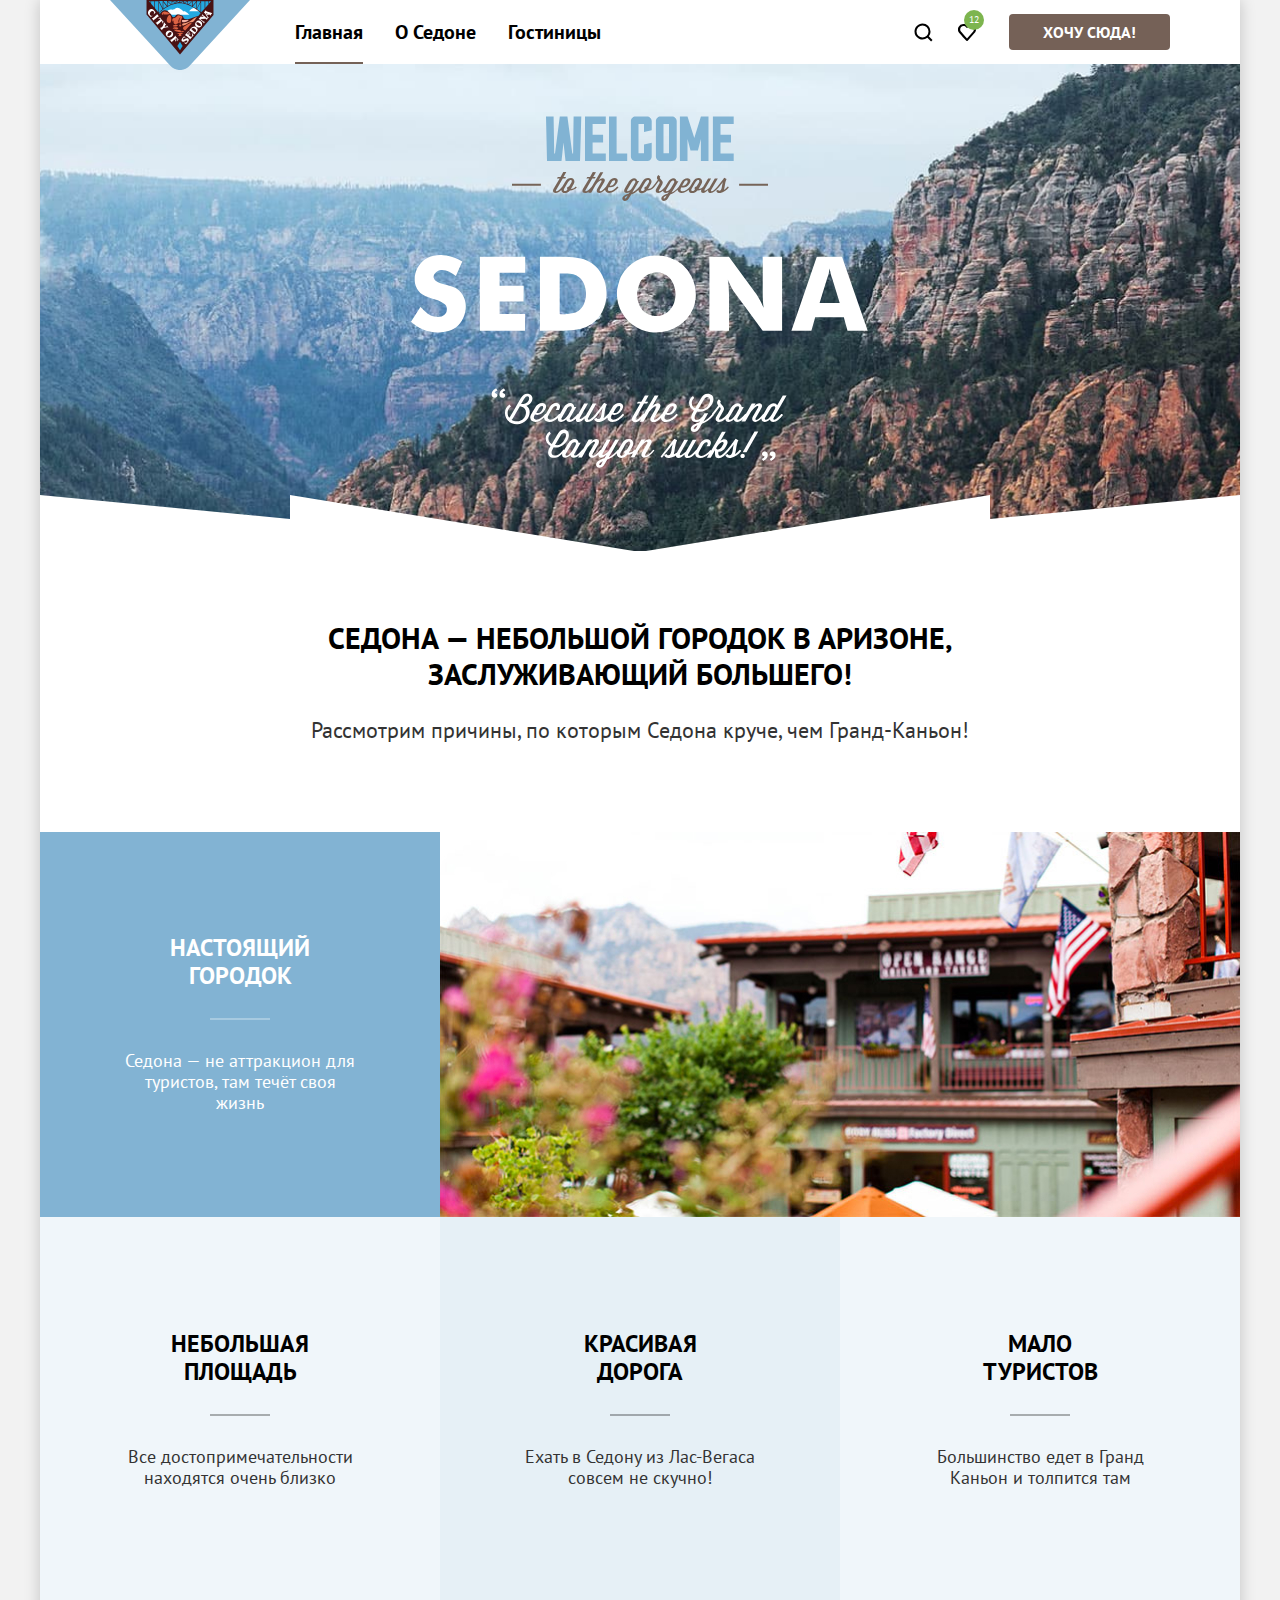
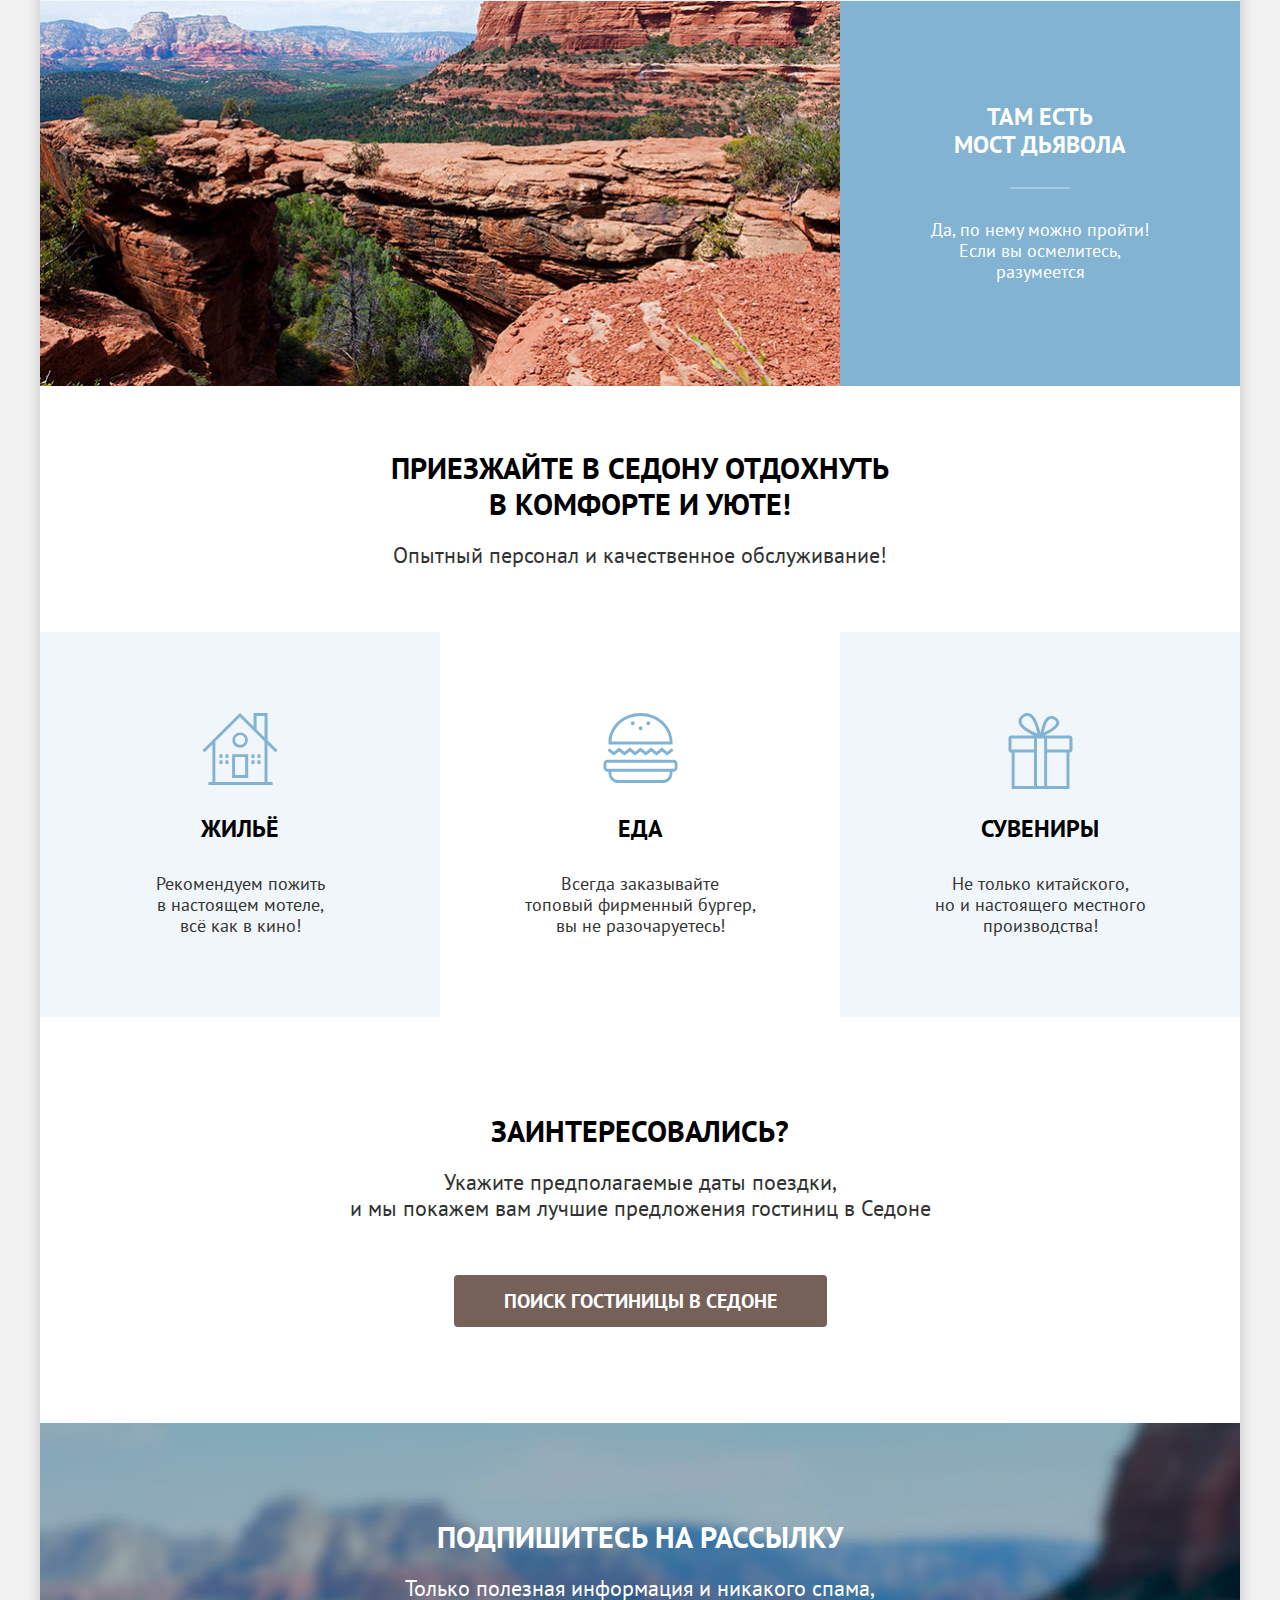
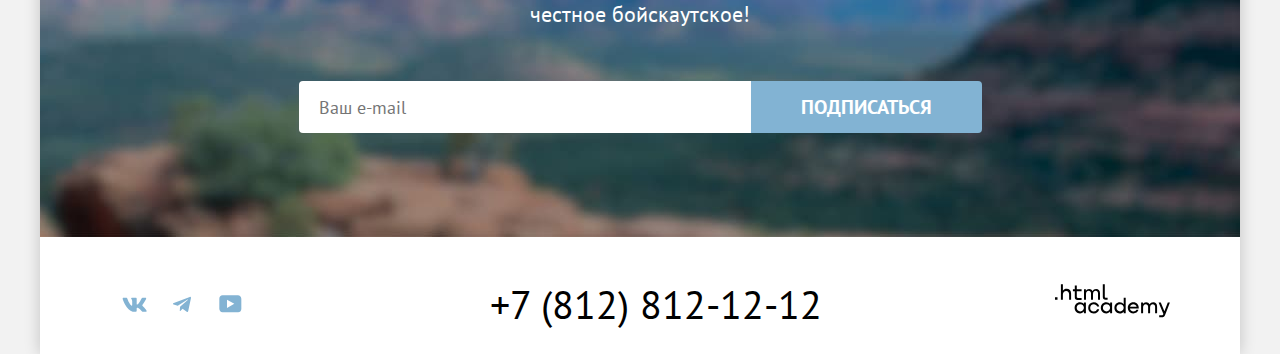
<file: index.html>
<!DOCTYPE html>
<html lang="ru">

  <head>
    <meta charset="utf-8">
    <title>HTML Academy: Седона</title>
    <link rel="icon" href="favicon.ico">
    <link rel="icon" type="image/png" href="images/favicon.png">
    <link rel="stylesheet" href="styles/styles.css">
  </head>

  <body>
    <div class="main-container">
      <header class="main-header">
        <nav class="main-nav">
          <a class="logo" href="index.html" aria-current="page">
            <img src="images/logo.svg" width="140" height="70" alt="логотип sedona.">
          </a>
          <ul class="main-nav-list">
            <li class="main-nav-item"><a class="main-nav-link main-nav-link--current" href="index.html"
                aria-current="page">Главная</a></li>
            <li class="main-nav-item"><a class="main-nav-link" href="#">О Седоне</a></li>
            <li class="main-nav-item"><a class="main-nav-link" href="catalog.html">Гостиницы</a></li>
          </ul>
          <ul class="search-nav-list">
            <li class="search-nav-item">
              <a class="search-nav-link search-nav-link--search" href="#"><span
                  class="visually-hidden">Поиск.</span></a>
            </li>
            <li class="search-nav-item">
              <a class="search-nav-link search-nav-link--like" href="#"><span
                  class="visually-hidden">Избранное.</span><span class="search-nav-link-quantity">12</span></a>
            </li>
          </ul>
          <a class="search-nav-link-basket" href="#">Хочу сюда!</a>
        </nav>
      </header>

      <main class="main-index">

        <!-- hero -->
        <section class="hero">
          <h1 class="visually-hidden">Добро пожаловать в Седону!</h1>
          <img class="hero-img" src="images/welcome.svg" width="458" height="352" alt="Добро пожаловать в Седону.">
        </section>

        <!-- advantages -->
        <section class="advantages">
          <h2 class="visually-hidden">преимущества.</h2>
          <p class="advantages-intro">Седона — небольшой городок в Аризоне,<br> заслуживающий большего!</p>
          <p class="advantages-text">Рассмотрим причины, по которым Седона круче, чем Гранд-Каньон!</p>
          <ul class="advantages-list">
            <li class="advantages-item advantages-item--blue">
              <div class="item-blue-wrapper">
                <h3 class="advantages-item-title advantages-item-title--blue">Настоящий городок</h3>
                <p class="advantages-item-text">Седона — не аттракцион для туристов, там течёт своя жизнь</p>
              </div>
              <img src="images/city-sedona.jpg" alt="городок Седона." width="800" height="385">
            </li>
            <li class="advantages-item advantages-item--light">
              <h3 class="advantages-item-title">Небольшая площадь</h3>
              <p class="advantages-item-text">Все достопримечательности находятся очень близко</p>
            </li>
            <li class="advantages-item">
              <h3 class="advantages-item-title">Красивая дорога</h3>
              <p class="advantages-item-text">Ехать в Седону из Лас-Вегаса совсем не скучно!</p>
            </li>
            <li class="advantages-item advantages-item--light">
              <h3 class="advantages-item-title">Мало туристов</h3>
              <p class="advantages-item-text">Большинство едет в Гранд Каньон и толпится там</p>
            </li>
            <li class="advantages-item advantages-item--blue">
              <img src="images/devil-bridge.jpg" alt="Мост дьявола." width="800" height="385">
              <div class="item-blue-wrapper">
                <h3 class="advantages-item-title advantages-item-title--blue">Там есть<br> мост дьявола</h3>
                <p class="advantages-item-text">Да, по нему можно пройти! Если вы осмелитесь, разумеется</p>
              </div>
            </li>
          </ul>
        </section>

        <!-- features -->
        <section class="features">
          <h2 class="features-title">Приезжайте в Седону отдохнуть<br> в комфорте и уюте!</h2>
          <p class="features-text">Опытный персонал и качественное обслуживание!</p>
          <ul class="features-list">
            <li class="features-item features-item--housing">
              <h3 class="features-item-title">Жильё</h3>
              <p class="features-item-text">Рекомендуем пожить в&nbsp;настоящем мотеле, всё&nbsp;как&nbsp;в&nbsp;кино!
              </p>
            </li>
            <li class="features-item features-item--food">
              <h3 class="features-item-title">Еда</h3>
              <p class="features-item-text">Всегда заказывайте топовый&nbsp;фирменный&nbsp;бургер, вы не разочаруетесь!
              </p>
            </li>
            <li class="features-item features-item--souvenirs">
              <h3 class="features-item-title">Сувениры</h3>
              <p class="features-item-text">Не только китайского, но&nbsp;и&nbsp;настоящего местного производства!</p>
            </li>
          </ul>
        </section>

        <!-- search -->
        <section class="search">
          <h2 class="visually-hidden">Поиск гостиницы в Седоне.</h2>
          <p class="search-intro">Заинтересовались?</p>
          <p class="search-text">Укажите предполагаемые даты поездки,<br> и мы покажем вам лучшие предложения гостиниц в
            Седоне</p>
          <a class="search-link" href="#">поиск гостиницы в седоне</a>
        </section>

        <!-- subscription -->
        <section class="subscription">
          <h2 class="subscription-title">Подпишитесь на рассылку</h2>
          <p class="subscription-text">Только полезная информация и никакого спама, честное бойскаутское!</p>
          <form class="subscription-form" action="https://echo.htmlacademy.ru/" method="post">
            <input class="subscription-form-email" type="email" name="email" placeholder="Ваш e-mail" required aria-label="Ваш e-mail">
            <button class="subscription-form-btn" type="submit">Подписаться</button>
          </form>
        </section>
      </main>

      <footer class="main-footer">
        <ul class="socials-list">
          <li class="socials-item">
            <a class="socials-link socials-link--vkontakte" href="https://vk.com/htmlacademy">
              <svg xmlns="http://www.w3.org/2000/svg" width="25" height="15" role="img" aria-label="Вконтакте."
                fill="#83B3D3">
                <path fill-rule="evenodd"
                  d="M24.12 1.8c.16-.54 0-.94-.8-.94H20.7c-.67 0-.98.34-1.15.73 0 0-1.33 3.2-3.22 5.27-.61.6-.9.8-1.23.8-.16 0-.41-.2-.41-.75v-5.1c0-.66-.19-.95-.74-.95H9.82c-.42 0-.67.3-.67.59 0 .62.95.76 1.04 2.51v3.8c0 .83-.15.98-.48.98-.9 0-3.06-3.2-4.34-6.88-.25-.72-.5-1-1.18-1H1.57c-.75 0-.9.34-.9.73 0 .68.89 4.07 4.14 8.55 2.17 3.06 5.23 4.72 8 4.72 1.68 0 1.88-.37 1.88-1v-2.32c0-.74.16-.88.7-.88.38 0 1.05.19 2.6 1.66 1.79 1.75 2.08 2.54 3.08 2.54h2.63c.75 0 1.12-.37.9-1.1-.23-.72-1.08-1.77-2.2-3.02-.62-.71-1.54-1.48-1.82-1.86-.39-.5-.28-.71 0-1.15 0 0 3.2-4.42 3.54-5.93Z"
                  clip-rule="evenodd" />
              </svg>
            </a>
          </li>
          <li class="socials-item">
            <a class="socials-link socials-link--telegram" href="https://t.me/htmlacademy">
              <svg xmlns="http://www.w3.org/2000/svg" width="18" height="16" role="img" aria-label="Телеграм."
                fill="#83B3D3">
                <path
                  d="M16.79.96.84 7.1c-1.09.44-1.08 1.05-.2 1.32l4.1 1.28 9.47-5.98c.44-.27.85-.13.52.17l-7.68 6.93-.28 4.22c.41 0 .6-.2.83-.41l1.99-1.94 4.13 3.06c.77.42 1.31.2 1.5-.71l2.72-12.8c.28-1.1-.43-1.61-1.16-1.28Z" />
              </svg>
            </a>
          </li>
          <li class="socials-item">
            <a class="socials-link socials-link--youtube" href="Youtube">
              <svg xmlns="http://www.w3.org/2000/svg" width="23" height="18" role="img" aria-label="Ютуб."
                fill="#83B3D3">
                <path
                  d="M18.94.36H3.51C1.65.36.33 1.95.33 3.76v10.09c0 1.91 1.32 3.5 3.18 3.5h15.65c1.64 0 3.17-1.59 3.17-3.4V3.76c-.22-1.8-1.53-3.4-3.39-3.4ZM7.99 12.89V4.82l7.34 4.04-7.34 4.03Z" />
              </svg>
            </a>
          </li>
        </ul>
        <a class="main-footer-phone" href="tel:+78128121212">+7 (812) 812-12-12</a>
        <a class="main-footer-logo" href="https://htmlacademy.ru/">
          <svg xmlns="http://www.w3.org/2000/svg" width="115" height="34" role="img" aria-label="логотип htmlacademy."
            fill="#000">
            <path
              d="M0 13.26v2.6h2.5v-2.6H0ZM11.6 4.86c-1.6 0-2.8.7-3.6 1.7h-.1V.36h-2v15.5h2v-5.3c0-2.1 1.3-3.6 3.3-3.6 1.8 0 2.9 1.4 2.9 3.2v5.7h2v-6.1c.1-3-1.8-4.9-4.5-4.9ZM26.6 5.16h-4.8v-3.7h-2v3.8h-1.9v2h1.9v6c0 1.7 1 2.7 2.7 2.7h4.1v-2h-3.7c-.7 0-1.1-.4-1.1-1.1v-5.7h4.8v-2ZM41.1 4.96c-1.6 0-2.9.8-3.5 2.1h-.1c-.6-1.2-1.8-2.1-3.4-2.1-1.4 0-2.5.8-3.1 1.8h-.1v-1.6H29v10.6h2v-5.4c0-2 1-3.5 2.6-3.5 1.5 0 2.4 1 2.4 2.6v6.3h2v-5.6c0-2.4 1.4-3.3 2.6-3.3 1.5 0 2.4 1 2.4 2.6v6.3h2v-6.5c.1-2.5-1.4-4.3-3.9-4.3ZM47.8 13.06c0 1.7 1 2.7 2.8 2.7h2v-2h-1.7c-.7 0-1.1-.4-1.1-1.1V.36h-2v12.7ZM28.9 20.06c-.9-1.1-2.2-1.8-3.9-1.8-3.1 0-5.4 2.3-5.4 5.6s2.3 5.6 5.4 5.6c1.8 0 3-.8 3.8-1.9h.1v1.6h2v-10.6h-2v1.5Zm-3.6 7.4c-2.2 0-3.6-1.6-3.6-3.6s1.4-3.6 3.6-3.6 3.6 1.6 3.6 3.6c0 1.9-1.4 3.6-3.6 3.6ZM44.2 22.36c-.5-2.4-2.6-4.1-5.4-4.1a5.4 5.4 0 0 0-5.6 5.6c0 3.1 2.2 5.6 5.6 5.6 2.8 0 4.9-1.8 5.4-4.2h-2.1a3.4 3.4 0 0 1-3.3 2.3c-2.2 0-3.6-1.6-3.6-3.6s1.4-3.6 3.6-3.6c1.6 0 2.8 1 3.3 2.2h2.1v-.2ZM55.1 20.06c-.9-1.1-2.2-1.8-3.9-1.8-3.1 0-5.4 2.3-5.4 5.6s2.3 5.6 5.4 5.6c1.8 0 3-.8 3.8-1.9h.1v1.6h2v-10.6h-2v1.5Zm-3.6 7.4c-2.2 0-3.6-1.6-3.6-3.6s1.4-3.6 3.6-3.6 3.6 1.6 3.6 3.6c0 1.9-1.5 3.6-3.6 3.6ZM68.7 20.16c-.9-1.1-2.2-1.9-3.9-1.9-3.1 0-5.4 2.3-5.4 5.6s2.2 5.6 5.4 5.6c1.7 0 3-.8 3.8-1.8h.1v1.5h2v-15.4h-2v6.4Zm-3.6 7.3c-2.2 0-3.6-1.6-3.6-3.6s1.4-3.6 3.6-3.6 3.6 1.6 3.6 3.6c-.1 2-1.5 3.6-3.6 3.6ZM78.3 18.26c-3.3 0-5.5 2.5-5.5 5.6 0 3 2.1 5.6 5.5 5.6 2.5 0 4.5-1.3 5.2-3.6h-2.1c-.5 1-1.6 1.6-3 1.6-1.9 0-3.3-1.3-3.4-2.9h8.8c.2-3.6-2-6.3-5.5-6.3Zm0 1.9c1.7 0 3 1 3.3 2.6h-6.5c.3-1.5 1.5-2.6 3.2-2.6ZM98.2 18.26c-1.6 0-2.9.8-3.6 2h-.1c-.6-1.2-1.8-2-3.4-2-1.4 0-2.5.7-3.1 1.8v-1.5h-1.9v10.6h2v-5.4c0-2 1-3.4 2.6-3.5 1.5 0 2.4 1 2.4 2.6v6.3h2v-5.6c0-2.4 1.4-3.3 2.6-3.3 1.5 0 2.4 1 2.4 2.6v6.3h2v-6.5c.1-2.6-1.4-4.4-3.9-4.4ZM109.4 27.36l-3.6-8.9h-2.2l4.8 11.6c-.3.9-.7 1.2-1.7 1.2h-2.5v2h2.5c1.8 0 2.8-.8 3.5-2.6l4.7-12.2h-2.1l-3.4 8.9Z" />
          </svg>
        </a>
      </footer>
    </div>

    <div class="modal-container modal-container--closed">
      <div class="modal-content">
        <div class="modal-wrapper">
          <h2 class="modal-title">Поиск гостиницы в Седоне</h2>
          <button class="modal-close-button" type="button">
            <span class="visually-hidden">Закрыть</span>
          </button>
        </div>
        <form class="modal-form" action="https://echo.htmlacademy.ru/" method="get">
          <label class="modal-label-date">
            <span class="modal-label-text">Дата Заезда:</span>
            <input class="modal-input-date" value="27 апреля 2020" type="text" name="arrival-date" required>
            <span class="modal-date-maesge modal-date-maesge--error">Мы не можем отправить вас в прошлое.</span>
          </label>
          <label class="modal-label-date">
            <span class="modal-label-text">Дата Выезда:</span>
            <input class="modal-input-date" value="1 сентября 2023" type="text" name="departure-date" required>
            <span class="modal-date-maesge">На эти даты есть свободные номера. Пока есть.</span>
          </label>
          <div class="modal-label-people-wrapper">
            <label class="modal-label-people" for="input-people-adults">
              <span class="modal-label-text-people modal-label-text-people--adults">Взрослые:</span>
            </label>
            <div class="change-button-wrapper change-button-wrapper--adults">
              <input class="modal-input-people" id="input-people-adults" type="number" name="adults" value="2" required>
              <button class="modal-input-change" type="button">
                <span class="visually-hidden">уменьшить количество.</span>
              </button>
              <button class="modal-input-change modal-input-change--plus" type="button">
                <span class="visually-hidden">увеличить количество.</span>
              </button>
            </div>
            <label class="modal-label-people" for="input-people-babies">
              <span class="modal-label-text-people modal-label-text-people--babies">Дети:</span>
            </label>
            <span class="tooltip">
              <button class="tooltip-button" type="button" aria-labelledby="tooltip-label-date"><span class="visually-hidden">информация.</span></button>
              <span class="tooltip-text" role="tooltip" id="tooltip-label-date">Укажите количество детей, которые будут с вами, возраст которых от 6 до 18 лет.
                Дети до 6 лет размещаются бесплатно.</span>
            </span>
            <div class="change-button-wrapper">
              <input class="modal-input-people" id="input-people-babies" type="number" name="babies" value="2" required>
              <button class="modal-input-change" type="button">
                <span class="visually-hidden">уменьшить количество.</span>
              </button>
              <button class="modal-input-change modal-input-change--plus" type="button">
                <span class="visually-hidden">увеличить количество.</span>
              </button>
            </div>
          </div>
          <button class="modal-button" type="submit">Найти</button>
        </form>
      </div>
    </div>

  </body>

</html>
</file>
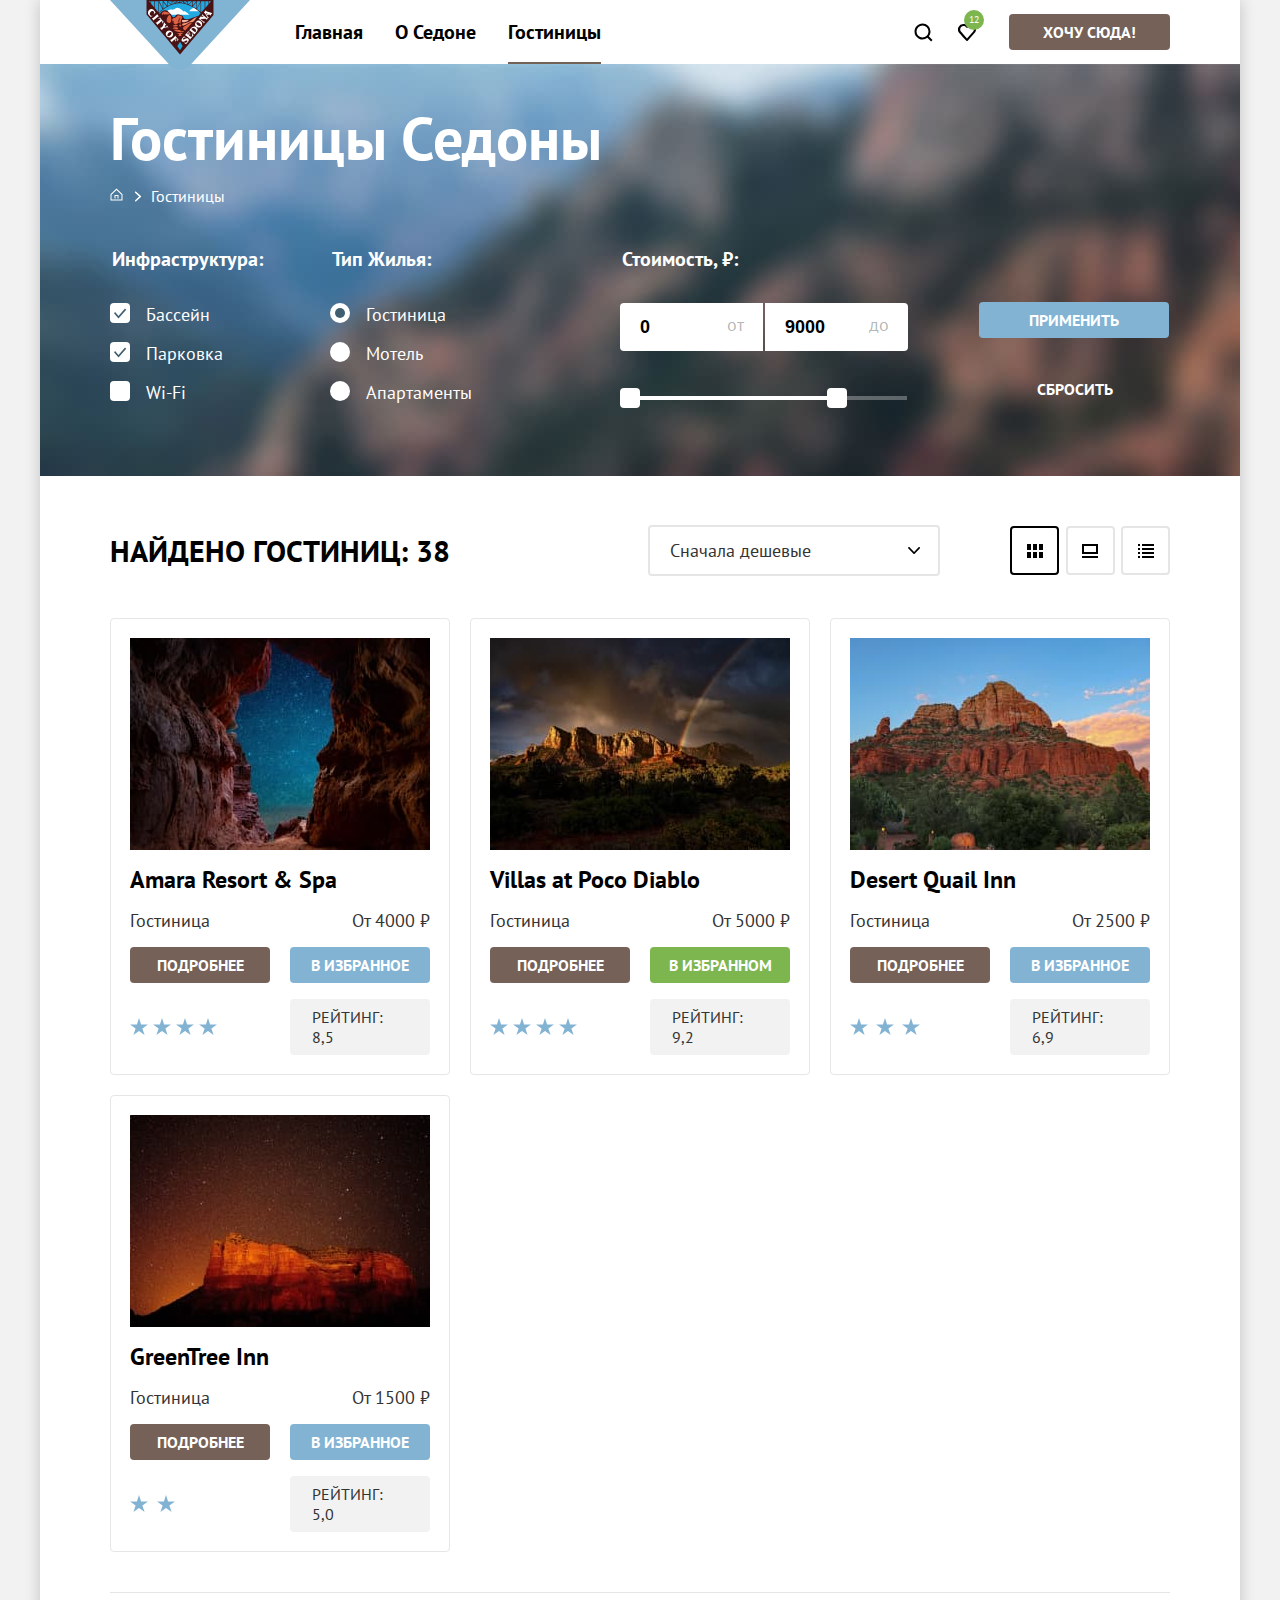
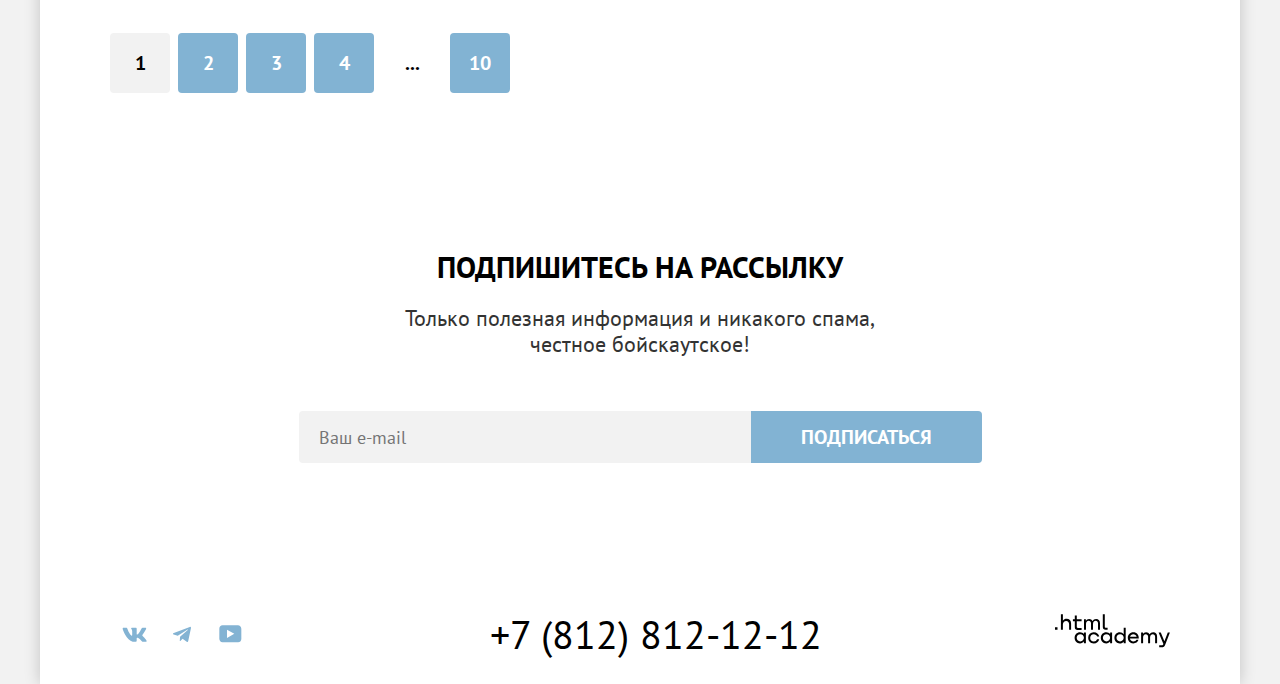
<file: catalog.html>
<!DOCTYPE html>
<html lang="ru">

  <head>
    <meta charset="utf-8">
    <title>HTML Academy: Седона</title>
    <link rel="icon" href="favicon.ico">
    <link rel="icon" type="image/png" href="images/favicon.png">
    <link rel="stylesheet" href="styles/styles.css">
  </head>

  <body>
    <div class="main-container">
      <header class="main-header" data-test="header">
        <nav class="main-nav">
          <a class="logo" href="index.html">
            <img src="images/logo.svg" width="140" height="70" alt="логотип sedona.">
          </a>
          <ul class="main-nav-list">
            <li class="main-nav-item"><a class="main-nav-link" href="index.html">Главная</a></li>
            <li class="main-nav-item"><a class="main-nav-link" href="#">О Седоне</a></li>
            <li class="main-nav-item"><a class="main-nav-link main-nav-link--current" href="catalog.html"
                aria-current="page">Гостиницы</a></li>
          </ul>
          <ul class="search-nav-list">
            <li class="search-nav-item">
              <a class="search-nav-link search-nav-link--search" href="#"><span
                  class="visually-hidden">Поиск.</span></a>
            </li>
            <li class="search-nav-item">
              <a class="search-nav-link search-nav-link--like" href="#"><span
                  class="visually-hidden">Избранное.</span><span class="search-nav-link-quantity">12</span></a>
            </li>
          </ul>
          <a class="search-nav-link-basket" href="#">Хочу сюда!</a>
        </nav>
      </header>

      <main class="main-catalog" data-test="main">

        <!-- catalog-filter -->
        <section class="catalog-filter">
          <h1 class="catalog-title">Гостиницы Седоны</h1>
          <ul class="breadcrumbs-list">
            <li class="breadcrumbs-item"><a class="breadcrumbs-link breadcrumbs-link--index" href="index.html"><span
                  class="visually-hidden">Главная.</span></a></li>
            <li class="breadcrumbs-item"><a class="breadcrumbs-link" href="catalog.html"
                aria-current="page">Гостиницы</a></li>
          </ul>
          <form class="catalog-form" action="https://echo.htmlacademy.ru/" method="get" data-test="filter">

            <fieldset class="catalog-infrastructure">
              <legend class="catalog-form-title">Инфраструктура:</legend>
              <label class="catalog-form-label">
                <input class="catalog-infrastructure-input visually-hidden" type="checkbox" name="swimming-pool" checked>
                <span class="control-mark"></span>
                <span class="control-label">Бассейн</span>
              </label>
              <label class="catalog-form-label">
                <input class="catalog-infrastructure-input visually-hidden" type="checkbox" name="parking" checked>
                <span class="control-mark"></span>
                <span class="control-label">Парковка</span>
              </label>
              <label class="catalog-form-label">
                <input class="catalog-infrastructure-input visually-hidden" type="checkbox" name="wi-fi">
                <span class="control-mark"></span>
                <span class="control-label">Wi-Fi</span>
              </label>
            </fieldset>

            <fieldset class="catalog-housing">
              <legend class="catalog-form-title">Тип Жилья:</legend>
              <label class="catalog-form-label">
                <input class="catalog-housing-input visually-hidden" type="radio" name="housing-type" value="hotel"
                  checked>
                <span class="control-mark control-mark--housing"></span>
                <span class="control-label">Гостиница</span>
              </label>
              <label class="catalog-form-label">
                <input class="catalog-housing-input visually-hidden" type="radio" name="housing-type" value="motel">
                <span class="control-mark control-mark--housing"></span>
                <span class="control-label">Мотель</span>
              </label>
              <label class="catalog-form-label">
                <input class="catalog-housing-input visually-hidden" type="radio" name="housing-type"
                  value="apartments">
                <span class="control-mark control-mark--housing"></span>
                <span class="control-label">Апартаменты</span>
              </label>
            </fieldset>

            <fieldset class="catalog-price">
              <legend class="catalog-form-title">Стоимость, ₽:</legend>
              <div class="catalog-price-wrapper">
                <label class="catalog-price-label">
                  <input class="catalog-price-input catalog-price-input--min" type="number" name="price-min" value="0"
                    required><span class="catalog-price-label-value">от</span>
                </label>
                <label class="catalog-price-label">
                  <input class="catalog-price-input catalog-price-input--max" type="number" name="price-max"
                    value="9000" required><span class="catalog-price-label-value">до</span>
                </label>
              </div>
              <div class=" range-scale">
                <div class="range-bar">
                  <button type="button" class="range-toggle toggle-min">
                    <span class="visually-hidden">Изменить минимальную цену.</span>
                  </button>
                  <button type="button" class="range-toggle toggle-max">
                    <span class="visually-hidden">Изменить максимальную цену.</span>
                  </button>
                </div>
              </div>

            </fieldset>
            <div class="catalog-button-wrapper">
              <button class="catalog-filter-submit" type="submit">Применить</button>
              <button class="catalog-filter-reset" type="reset">Сбросить</button>
            </div>
          </form>
        </section>

        <!-- catalog -->
        <section class="catalog" data-test="catalog">
          <h2 class="visually-hidden">Результат поиска гостиниц</h2>
          <div class="catalog-wrapper">
            <p class="catalog-filter-recult">Найдено гостиниц: <span class="catalog-filter-recult-amount">38</span></p>
            <select class="catalog-sorting" name="sorting">
              <option value="cheap">Сначала дешевые</option>
              <option value="еxpensive">Сначала дорогие</option>
              <option value="popular">Сначала популярные</option>
            </select>

            <ul class="card-view">
              <li class="card-view-item">
                <a href="#" class="card-view-btn card-view-btn--grid card-view-btn--activ"><span
                    class="visually-hidden">плитка.</span></a>
              </li>
              <li class="card-view-item">
                <a href="#" class="card-view-btn card-view-btn--card"><span
                    class="visually-hidden">карточка.</span></a>
              </li>
              <li class="card-view-item">
                <a href="#" class="card-view-btn card-view-btn--list"><span
                    class="visually-hidden">список.</span></a>
              </li>
            </ul>
          </div>
          <ul class="card-list">
            <li class="card-list-item">
              <a class="card-list-link" href="#">
                <img class="card-list-img" src="images/hotel-1.jpg" alt="Гостиница Amara Resort & Spa." width="300"
                  height="212">
                <h3 class="card-list-title">Amara Resort & Spa</h3>
              </a>
              <p class="card-list-price"><span>Гостиница</span><span>От 4000 ₽</span></p>
              <a class="card-list-more" href="#">подробнее</a>
              <button class="card-list-favorites" type="button">в избранное</button>
              <p class="stars stars--4"><span class="visually-hidden">4 звезды</span></p>
              <p class="rating">Рейтинг: 8,5</p>
            </li>
            <li class="card-list-item">
              <a class="card-list-link" href="#">
                <img class="card-list-img" src="images/hotel-2.jpg" alt="Гостиница Villas at Poco Diablo." width="300"
                  height="212">
                <h3 class="card-list-title">Villas at Poco Diablo</h3>
              </a>
              <p class="card-list-price"><span>Гостиница</span><span>От 5000 ₽</span></p>
              <a class="card-list-more" href="#">подробнее</a>
              <button class="card-list-favorites card-list-favorites--active" type="button">в избранном</button>
              <p class="stars stars--4"><span class="visually-hidden">4 звезды</span></p>
              <p class="rating">Рейтинг: 9,2</p>
            </li>
            <li class="card-list-item">
              <a class="card-list-link" href="#">
                <img class="card-list-img" src="images/hotel-3.jpg" alt="Гостиница Desert Quail Inn." width="300"
                  height="212">
                <h3 class="card-list-title">Desert Quail Inn</h3>
              </a>
              <p class="card-list-price"><span>Гостиница</span><span>От 2500 ₽</span></p>
              <a class="card-list-more" href="#">подробнее</a>
              <button class="card-list-favorites" type="button">в избранное</button>
              <p class="stars stars--3"><span class="visually-hidden">3 звезды</span></p>
              <p class="rating">Рейтинг: 6,9</p>
            </li>
            <li class="card-list-item">
              <a class="card-list-link" href="#">
                <img class="card-list-img" src="images/hotel-4.jpg" alt="Гостиница GreenTree Inn." width="300"
                  height="212">
                <h3 class="card-list-title">GreenTree Inn</h3>
              </a>
              <p class="card-list-price"><span>Гостиница</span><span>От 1500 ₽</span></p>
              <a class="card-list-more" href="#">подробнее</a>
              <button class="card-list-favorites" type="button">в избранное</button>
              <p class="stars stars--2"><span class="visually-hidden">2 звезды</span></p>
              <p class="rating">Рейтинг: 5,0</p>
            </li>
          </ul>

          <ul class="pagination-list">
            <li class="pagination-item">
              <a class="pagination-link pagination-link--curent" href="#">1</a>
            </li>
            <li class="pagination-item">
              <a class="pagination-link" href="#">2</a>
            </li>
            <li class="pagination-item">
              <a class="pagination-link" href="#">3</a>
            </li>
            <li class="pagination-item">
              <a class="pagination-link" href="#">4</a>
            </li>
            <li class="pagination-item">
              <a class="pagination-link pagination-link--all" href="#">...</a>
            </li>
            <li class="pagination-item">
              <a class="pagination-link" href="#">10</a>
            </li>
          </ul>
        </section>

        <!-- subscription -->
        <section class="subscription subscription--inner" data-test="subscribe">
          <h2 class="subscription-title">Подпишитесь на рассылку</h2>
          <p class="subscription-text subscription-text--inner">Только полезная информация и никакого спама, честное
            бойскаутское!</p>
          <form class="subscription-form" action="https://echo.htmlacademy.ru/" method="post">
            <input class="subscription-form-email subscription-form-email--inner" type="email" name="email"
              placeholder="Ваш e-mail" required aria-label="Ваш e-mail">
            <button class="subscription-form-btn subscription-form-btn--inner" type="submit">Подписаться</button>
          </form>
        </section>
      </main>

      <footer class="main-footer" data-test="footer">
        <ul class="socials-list">
          <li class="socials-item">
            <a class="socials-link socials-link--vkontakte" href="https://vk.com/htmlacademy">
              <svg xmlns="http://www.w3.org/2000/svg" width="25" height="15" role="img" aria-label="Вконтакте."
                fill="#83B3D3">
                <path fill-rule="evenodd"
                  d="M24.12 1.8c.16-.54 0-.94-.8-.94H20.7c-.67 0-.98.34-1.15.73 0 0-1.33 3.2-3.22 5.27-.61.6-.9.8-1.23.8-.16 0-.41-.2-.41-.75v-5.1c0-.66-.19-.95-.74-.95H9.82c-.42 0-.67.3-.67.59 0 .62.95.76 1.04 2.51v3.8c0 .83-.15.98-.48.98-.9 0-3.06-3.2-4.34-6.88-.25-.72-.5-1-1.18-1H1.57c-.75 0-.9.34-.9.73 0 .68.89 4.07 4.14 8.55 2.17 3.06 5.23 4.72 8 4.72 1.68 0 1.88-.37 1.88-1v-2.32c0-.74.16-.88.7-.88.38 0 1.05.19 2.6 1.66 1.79 1.75 2.08 2.54 3.08 2.54h2.63c.75 0 1.12-.37.9-1.1-.23-.72-1.08-1.77-2.2-3.02-.62-.71-1.54-1.48-1.82-1.86-.39-.5-.28-.71 0-1.15 0 0 3.2-4.42 3.54-5.93Z"
                  clip-rule="evenodd" />
              </svg>
            </a>
          </li>
          <li class="socials-item">
            <a class="socials-link socials-link--telegram" href="https://t.me/htmlacademy">
              <svg xmlns="http://www.w3.org/2000/svg" width="18" height="16" role="img" aria-label="Телеграм."
                fill="#83B3D3">
                <path
                  d="M16.79.96.84 7.1c-1.09.44-1.08 1.05-.2 1.32l4.1 1.28 9.47-5.98c.44-.27.85-.13.52.17l-7.68 6.93-.28 4.22c.41 0 .6-.2.83-.41l1.99-1.94 4.13 3.06c.77.42 1.31.2 1.5-.71l2.72-12.8c.28-1.1-.43-1.61-1.16-1.28Z" />
              </svg>
            </a>
          </li>
          <li class="socials-item">
            <a class="socials-link socials-link--youtube" href="Youtube">
              <svg xmlns="http://www.w3.org/2000/svg" width="23" height="18" role="img" aria-label="Ютуб."
                fill="#83B3D3">
                <path
                  d="M18.94.36H3.51C1.65.36.33 1.95.33 3.76v10.09c0 1.91 1.32 3.5 3.18 3.5h15.65c1.64 0 3.17-1.59 3.17-3.4V3.76c-.22-1.8-1.53-3.4-3.39-3.4ZM7.99 12.89V4.82l7.34 4.04-7.34 4.03Z" />
              </svg>
            </a>
          </li>
        </ul>
        <a class="main-footer-phone" href="tel:+78128121212">+7 (812) 812-12-12</a>
        <a class="main-footer-logo" href="https://htmlacademy.ru/">
          <svg xmlns="http://www.w3.org/2000/svg" width="115" height="34" role="img" aria-label="логотип htmlacademy."
            fill="#000">
            <path
              d="M0 13.26v2.6h2.5v-2.6H0ZM11.6 4.86c-1.6 0-2.8.7-3.6 1.7h-.1V.36h-2v15.5h2v-5.3c0-2.1 1.3-3.6 3.3-3.6 1.8 0 2.9 1.4 2.9 3.2v5.7h2v-6.1c.1-3-1.8-4.9-4.5-4.9ZM26.6 5.16h-4.8v-3.7h-2v3.8h-1.9v2h1.9v6c0 1.7 1 2.7 2.7 2.7h4.1v-2h-3.7c-.7 0-1.1-.4-1.1-1.1v-5.7h4.8v-2ZM41.1 4.96c-1.6 0-2.9.8-3.5 2.1h-.1c-.6-1.2-1.8-2.1-3.4-2.1-1.4 0-2.5.8-3.1 1.8h-.1v-1.6H29v10.6h2v-5.4c0-2 1-3.5 2.6-3.5 1.5 0 2.4 1 2.4 2.6v6.3h2v-5.6c0-2.4 1.4-3.3 2.6-3.3 1.5 0 2.4 1 2.4 2.6v6.3h2v-6.5c.1-2.5-1.4-4.3-3.9-4.3ZM47.8 13.06c0 1.7 1 2.7 2.8 2.7h2v-2h-1.7c-.7 0-1.1-.4-1.1-1.1V.36h-2v12.7ZM28.9 20.06c-.9-1.1-2.2-1.8-3.9-1.8-3.1 0-5.4 2.3-5.4 5.6s2.3 5.6 5.4 5.6c1.8 0 3-.8 3.8-1.9h.1v1.6h2v-10.6h-2v1.5Zm-3.6 7.4c-2.2 0-3.6-1.6-3.6-3.6s1.4-3.6 3.6-3.6 3.6 1.6 3.6 3.6c0 1.9-1.4 3.6-3.6 3.6ZM44.2 22.36c-.5-2.4-2.6-4.1-5.4-4.1a5.4 5.4 0 0 0-5.6 5.6c0 3.1 2.2 5.6 5.6 5.6 2.8 0 4.9-1.8 5.4-4.2h-2.1a3.4 3.4 0 0 1-3.3 2.3c-2.2 0-3.6-1.6-3.6-3.6s1.4-3.6 3.6-3.6c1.6 0 2.8 1 3.3 2.2h2.1v-.2ZM55.1 20.06c-.9-1.1-2.2-1.8-3.9-1.8-3.1 0-5.4 2.3-5.4 5.6s2.3 5.6 5.4 5.6c1.8 0 3-.8 3.8-1.9h.1v1.6h2v-10.6h-2v1.5Zm-3.6 7.4c-2.2 0-3.6-1.6-3.6-3.6s1.4-3.6 3.6-3.6 3.6 1.6 3.6 3.6c0 1.9-1.5 3.6-3.6 3.6ZM68.7 20.16c-.9-1.1-2.2-1.9-3.9-1.9-3.1 0-5.4 2.3-5.4 5.6s2.2 5.6 5.4 5.6c1.7 0 3-.8 3.8-1.8h.1v1.5h2v-15.4h-2v6.4Zm-3.6 7.3c-2.2 0-3.6-1.6-3.6-3.6s1.4-3.6 3.6-3.6 3.6 1.6 3.6 3.6c-.1 2-1.5 3.6-3.6 3.6ZM78.3 18.26c-3.3 0-5.5 2.5-5.5 5.6 0 3 2.1 5.6 5.5 5.6 2.5 0 4.5-1.3 5.2-3.6h-2.1c-.5 1-1.6 1.6-3 1.6-1.9 0-3.3-1.3-3.4-2.9h8.8c.2-3.6-2-6.3-5.5-6.3Zm0 1.9c1.7 0 3 1 3.3 2.6h-6.5c.3-1.5 1.5-2.6 3.2-2.6ZM98.2 18.26c-1.6 0-2.9.8-3.6 2h-.1c-.6-1.2-1.8-2-3.4-2-1.4 0-2.5.7-3.1 1.8v-1.5h-1.9v10.6h2v-5.4c0-2 1-3.4 2.6-3.5 1.5 0 2.4 1 2.4 2.6v6.3h2v-5.6c0-2.4 1.4-3.3 2.6-3.3 1.5 0 2.4 1 2.4 2.6v6.3h2v-6.5c.1-2.6-1.4-4.4-3.9-4.4ZM109.4 27.36l-3.6-8.9h-2.2l4.8 11.6c-.3.9-.7 1.2-1.7 1.2h-2.5v2h2.5c1.8 0 2.8-.8 3.5-2.6l4.7-12.2h-2.1l-3.4 8.9Z" />
          </svg>
        </a>
      </footer>
    </div>
  </body>

</html>
</file>
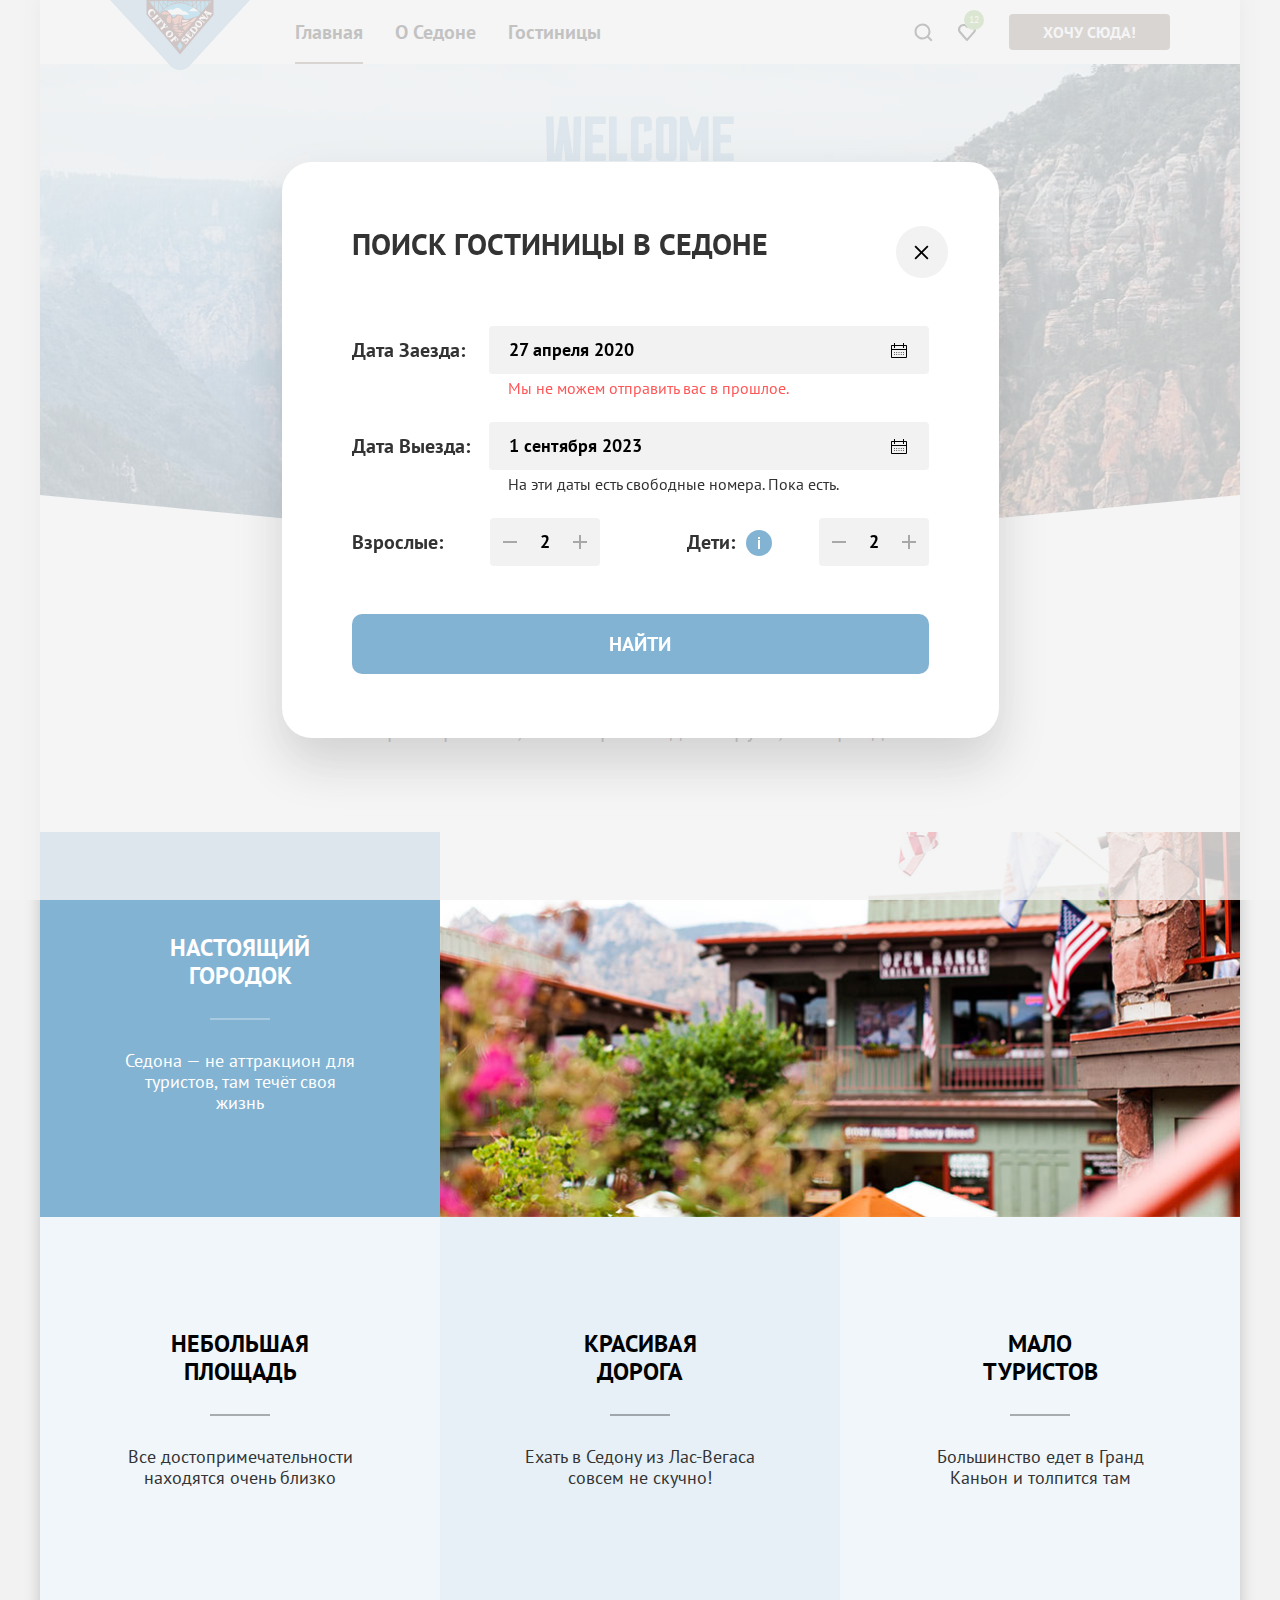
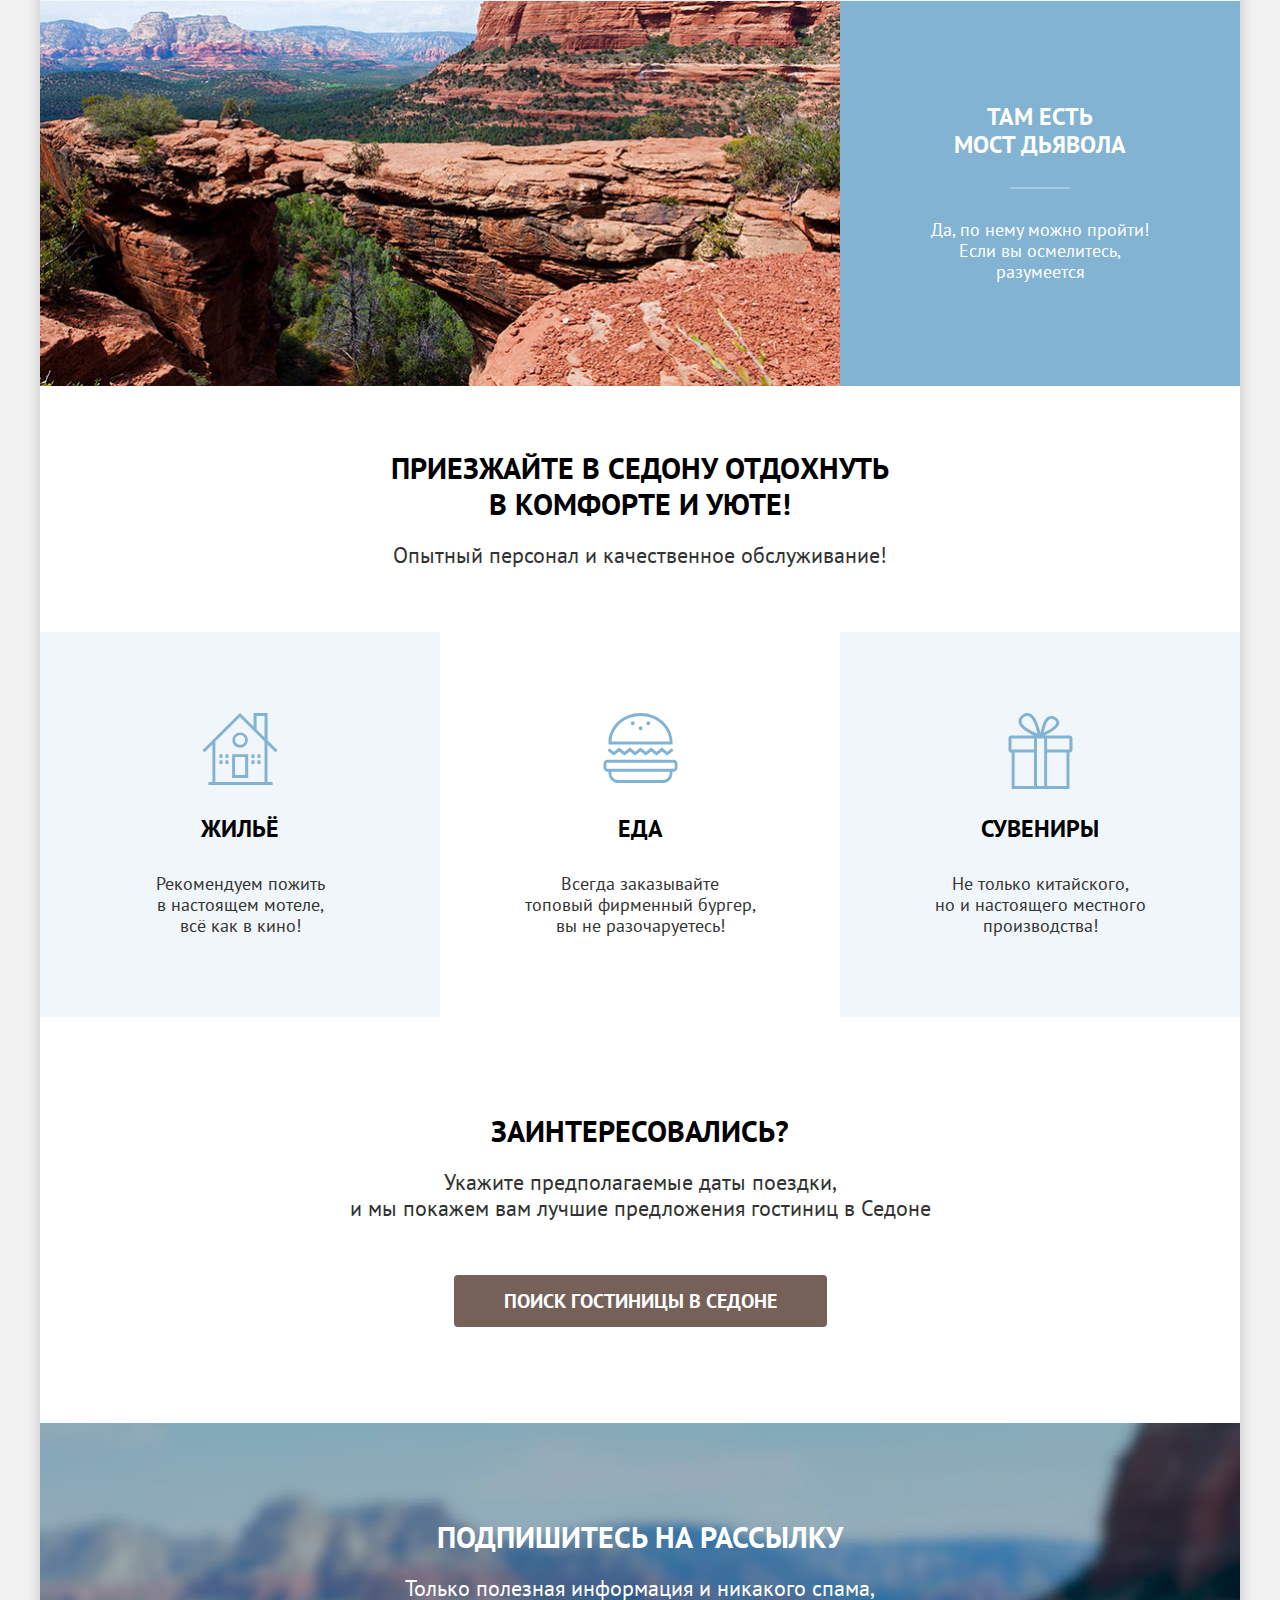
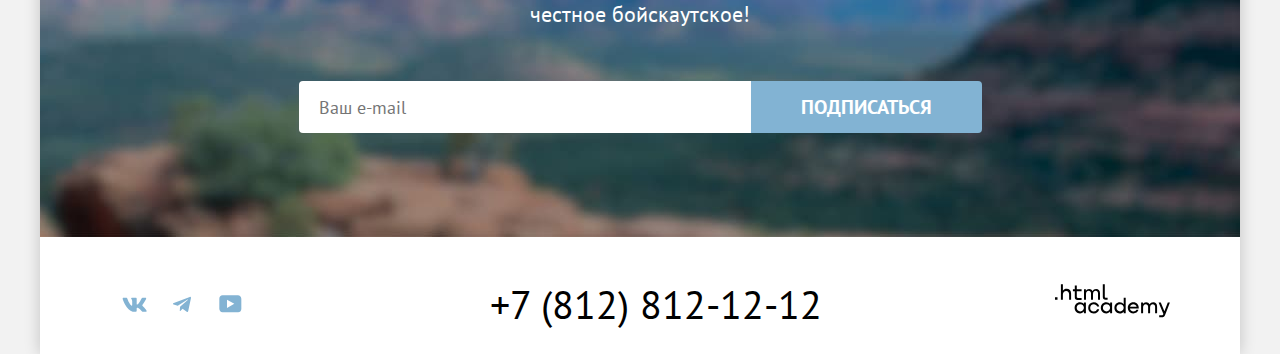
<file: modal.html>
<!DOCTYPE html>
<html lang="ru">

  <head>
    <meta charset="utf-8">
    <title>HTML Academy: Седона</title>
    <link rel="icon" href="favicon.ico">
    <link rel="icon" type="image/png" href="images/favicon.png">
    <link rel="stylesheet" href="styles/styles.css">
  </head>

  <body>
    <div class="main-container">
      <header class="main-header" data-test="header">
        <nav class="main-nav">
          <a class="logo" href="index.html" aria-current="page">
            <img src="images/logo.svg" width="140" height="70" alt="логотип sedona.">
          </a>
          <ul class="main-nav-list">
            <li class="main-nav-item"><a class="main-nav-link main-nav-link--current" href="index.html"
                aria-current="page">Главная</a></li>
            <li class="main-nav-item"><a class="main-nav-link" href="#">О Седоне</a></li>
            <li class="main-nav-item"><a class="main-nav-link" href="catalog.html">Гостиницы</a></li>
          </ul>
          <ul class="search-nav-list">
            <li class="search-nav-item">
              <a class="search-nav-link search-nav-link--search" href="#"><span
                  class="visually-hidden">Поиск.</span></a>
            </li>
            <li class="search-nav-item">
              <a class="search-nav-link search-nav-link--like" href="#"><span
                  class="visually-hidden">Избранное.</span><span class="search-nav-link-quantity">12</span></a>
            </li>
          </ul>
          <a class="search-nav-link-basket" href="#">Хочу сюда!</a>
        </nav>
      </header>

      <main class="main-index" data-test="main">

        <!-- hero -->
        <section class="hero" data-test="hero">
          <h1 class="visually-hidden">Добро пожаловать в Седону!</h1>
          <img class="hero-img" src="images/welcome.svg" width="458" height="352" alt="Добро пожаловать в Седону.">
        </section>

        <!-- advantages -->
        <section class="advantages" data-test="advantages">
          <h2 class="visually-hidden">преимущества.</h2>
          <p class="advantages-intro">Седона — небольшой городок в Аризоне,<br> заслуживающий большего!</p>
          <p class="advantages-text">Рассмотрим причины, по которым Седона круче, чем Гранд-Каньон!</p>
          <ul class="advantages-list">
            <li class="advantages-item advantages-item--blue">
              <div class="item-blue-wrapper">
                <h3 class="advantages-item-title advantages-item-title--blue">Настоящий городок</h3>
                <p class="advantages-item-text">Седона — не аттракцион для туристов, там течёт своя жизнь</p>
              </div>
              <img src="images/city-sedona.jpg" alt="городок Седона." width="800" height="385">
            </li>
            <li class="advantages-item advantages-item--light">
              <h3 class="advantages-item-title">Небольшая площадь</h3>
              <p class="advantages-item-text">Все достопримечательности находятся очень близко</p>
            </li>
            <li class="advantages-item">
              <h3 class="advantages-item-title">Красивая дорога</h3>
              <p class="advantages-item-text">Ехать в Седону из Лас-Вегаса совсем не скучно!</p>
            </li>
            <li class="advantages-item advantages-item--light">
              <h3 class="advantages-item-title">Мало туристов</h3>
              <p class="advantages-item-text">Большинство едет в Гранд Каньон и толпится там</p>
            </li>
            <li class="advantages-item advantages-item--blue">
              <img src="images/devil-bridge.jpg" alt="Мост дьявола." width="800" height="385">
              <div class="item-blue-wrapper">
                <h3 class="advantages-item-title advantages-item-title--blue">Там есть<br> мост дьявола</h3>
                <p class="advantages-item-text">Да, по нему можно пройти! Если вы осмелитесь, разумеется</p>
              </div>
            </li>
          </ul>
        </section>

        <!-- features -->
        <section class="features" data-test="service">
          <h2 class="features-title">Приезжайте в Седону отдохнуть<br> в комфорте и уюте!</h2>
          <p class="features-text">Опытный персонал и качественное обслуживание!</p>
          <ul class="features-list">
            <li class="features-item features-item--housing">
              <h3 class="features-item-title">Жильё</h3>
              <p class="features-item-text">Рекомендуем пожить в&nbsp;настоящем мотеле, всё&nbsp;как&nbsp;в&nbsp;кино!
              </p>
            </li>
            <li class="features-item features-item--food">
              <h3 class="features-item-title">Еда</h3>
              <p class="features-item-text">Всегда заказывайте топовый&nbsp;фирменный&nbsp;бургер, вы не разочаруетесь!
              </p>
            </li>
            <li class="features-item features-item--souvenirs">
              <h3 class="features-item-title">Сувениры</h3>
              <p class="features-item-text">Не только китайского, но&nbsp;и&nbsp;настоящего местного производства!</p>
            </li>
          </ul>
        </section>

        <!-- search -->
        <section class="search" data-test="search">
          <h2 class="visually-hidden">Поиск гостиницы в Седоне.</h2>
          <p class="search-intro">Заинтересовались?</p>
          <p class="search-text">Укажите предполагаемые даты поездки,<br> и мы покажем вам лучшие предложения гостиниц в
            Седоне</p>
          <a class="search-link" href="#">поиск гостиницы в седоне</a>
        </section>

        <!-- subscription -->
        <section class="subscription" data-test="subscribe">
          <h2 class="subscription-title">Подпишитесь на рассылку</h2>
          <p class="subscription-text">Только полезная информация и никакого спама, честное бойскаутское!</p>
          <form class="subscription-form" action="https://echo.htmlacademy.ru/" method="post">
            <input class="subscription-form-email" type="email" name="email" placeholder="Ваш e-mail" required aria-label="Ваш e-mail">
            <button class="subscription-form-btn" type="submit">Подписаться</button>
          </form>
        </section>
      </main>

      <footer class="main-footer" data-test="footer">
        <ul class="socials-list">
          <li class="socials-item">
            <a class="socials-link socials-link--vkontakte" href="https://vk.com/htmlacademy">
              <svg xmlns="http://www.w3.org/2000/svg" width="25" height="15" role="img" aria-label="Вконтакте."
                fill="#83B3D3">
                <path fill-rule="evenodd"
                  d="M24.12 1.8c.16-.54 0-.94-.8-.94H20.7c-.67 0-.98.34-1.15.73 0 0-1.33 3.2-3.22 5.27-.61.6-.9.8-1.23.8-.16 0-.41-.2-.41-.75v-5.1c0-.66-.19-.95-.74-.95H9.82c-.42 0-.67.3-.67.59 0 .62.95.76 1.04 2.51v3.8c0 .83-.15.98-.48.98-.9 0-3.06-3.2-4.34-6.88-.25-.72-.5-1-1.18-1H1.57c-.75 0-.9.34-.9.73 0 .68.89 4.07 4.14 8.55 2.17 3.06 5.23 4.72 8 4.72 1.68 0 1.88-.37 1.88-1v-2.32c0-.74.16-.88.7-.88.38 0 1.05.19 2.6 1.66 1.79 1.75 2.08 2.54 3.08 2.54h2.63c.75 0 1.12-.37.9-1.1-.23-.72-1.08-1.77-2.2-3.02-.62-.71-1.54-1.48-1.82-1.86-.39-.5-.28-.71 0-1.15 0 0 3.2-4.42 3.54-5.93Z"
                  clip-rule="evenodd" />
              </svg>
            </a>
          </li>
          <li class="socials-item">
            <a class="socials-link socials-link--telegram" href="https://t.me/htmlacademy">
              <svg xmlns="http://www.w3.org/2000/svg" width="18" height="16" role="img" aria-label="Телеграм."
                fill="#83B3D3">
                <path
                  d="M16.79.96.84 7.1c-1.09.44-1.08 1.05-.2 1.32l4.1 1.28 9.47-5.98c.44-.27.85-.13.52.17l-7.68 6.93-.28 4.22c.41 0 .6-.2.83-.41l1.99-1.94 4.13 3.06c.77.42 1.31.2 1.5-.71l2.72-12.8c.28-1.1-.43-1.61-1.16-1.28Z" />
              </svg>
            </a>
          </li>
          <li class="socials-item">
            <a class="socials-link socials-link--youtube" href="Youtube">
              <svg xmlns="http://www.w3.org/2000/svg" width="23" height="18" role="img" aria-label="Ютуб."
                fill="#83B3D3">
                <path
                  d="M18.94.36H3.51C1.65.36.33 1.95.33 3.76v10.09c0 1.91 1.32 3.5 3.18 3.5h15.65c1.64 0 3.17-1.59 3.17-3.4V3.76c-.22-1.8-1.53-3.4-3.39-3.4ZM7.99 12.89V4.82l7.34 4.04-7.34 4.03Z" />
              </svg>
            </a>
          </li>
        </ul>
        <a class="main-footer-phone" href="tel:+78128121212">+7 (812) 812-12-12</a>
        <a class="main-footer-logo" href="https://htmlacademy.ru/">
          <svg xmlns="http://www.w3.org/2000/svg" width="115" height="34" role="img" aria-label="логотип htmlacademy."
            fill="#000">
            <path
              d="M0 13.26v2.6h2.5v-2.6H0ZM11.6 4.86c-1.6 0-2.8.7-3.6 1.7h-.1V.36h-2v15.5h2v-5.3c0-2.1 1.3-3.6 3.3-3.6 1.8 0 2.9 1.4 2.9 3.2v5.7h2v-6.1c.1-3-1.8-4.9-4.5-4.9ZM26.6 5.16h-4.8v-3.7h-2v3.8h-1.9v2h1.9v6c0 1.7 1 2.7 2.7 2.7h4.1v-2h-3.7c-.7 0-1.1-.4-1.1-1.1v-5.7h4.8v-2ZM41.1 4.96c-1.6 0-2.9.8-3.5 2.1h-.1c-.6-1.2-1.8-2.1-3.4-2.1-1.4 0-2.5.8-3.1 1.8h-.1v-1.6H29v10.6h2v-5.4c0-2 1-3.5 2.6-3.5 1.5 0 2.4 1 2.4 2.6v6.3h2v-5.6c0-2.4 1.4-3.3 2.6-3.3 1.5 0 2.4 1 2.4 2.6v6.3h2v-6.5c.1-2.5-1.4-4.3-3.9-4.3ZM47.8 13.06c0 1.7 1 2.7 2.8 2.7h2v-2h-1.7c-.7 0-1.1-.4-1.1-1.1V.36h-2v12.7ZM28.9 20.06c-.9-1.1-2.2-1.8-3.9-1.8-3.1 0-5.4 2.3-5.4 5.6s2.3 5.6 5.4 5.6c1.8 0 3-.8 3.8-1.9h.1v1.6h2v-10.6h-2v1.5Zm-3.6 7.4c-2.2 0-3.6-1.6-3.6-3.6s1.4-3.6 3.6-3.6 3.6 1.6 3.6 3.6c0 1.9-1.4 3.6-3.6 3.6ZM44.2 22.36c-.5-2.4-2.6-4.1-5.4-4.1a5.4 5.4 0 0 0-5.6 5.6c0 3.1 2.2 5.6 5.6 5.6 2.8 0 4.9-1.8 5.4-4.2h-2.1a3.4 3.4 0 0 1-3.3 2.3c-2.2 0-3.6-1.6-3.6-3.6s1.4-3.6 3.6-3.6c1.6 0 2.8 1 3.3 2.2h2.1v-.2ZM55.1 20.06c-.9-1.1-2.2-1.8-3.9-1.8-3.1 0-5.4 2.3-5.4 5.6s2.3 5.6 5.4 5.6c1.8 0 3-.8 3.8-1.9h.1v1.6h2v-10.6h-2v1.5Zm-3.6 7.4c-2.2 0-3.6-1.6-3.6-3.6s1.4-3.6 3.6-3.6 3.6 1.6 3.6 3.6c0 1.9-1.5 3.6-3.6 3.6ZM68.7 20.16c-.9-1.1-2.2-1.9-3.9-1.9-3.1 0-5.4 2.3-5.4 5.6s2.2 5.6 5.4 5.6c1.7 0 3-.8 3.8-1.8h.1v1.5h2v-15.4h-2v6.4Zm-3.6 7.3c-2.2 0-3.6-1.6-3.6-3.6s1.4-3.6 3.6-3.6 3.6 1.6 3.6 3.6c-.1 2-1.5 3.6-3.6 3.6ZM78.3 18.26c-3.3 0-5.5 2.5-5.5 5.6 0 3 2.1 5.6 5.5 5.6 2.5 0 4.5-1.3 5.2-3.6h-2.1c-.5 1-1.6 1.6-3 1.6-1.9 0-3.3-1.3-3.4-2.9h8.8c.2-3.6-2-6.3-5.5-6.3Zm0 1.9c1.7 0 3 1 3.3 2.6h-6.5c.3-1.5 1.5-2.6 3.2-2.6ZM98.2 18.26c-1.6 0-2.9.8-3.6 2h-.1c-.6-1.2-1.8-2-3.4-2-1.4 0-2.5.7-3.1 1.8v-1.5h-1.9v10.6h2v-5.4c0-2 1-3.4 2.6-3.5 1.5 0 2.4 1 2.4 2.6v6.3h2v-5.6c0-2.4 1.4-3.3 2.6-3.3 1.5 0 2.4 1 2.4 2.6v6.3h2v-6.5c.1-2.6-1.4-4.4-3.9-4.4ZM109.4 27.36l-3.6-8.9h-2.2l4.8 11.6c-.3.9-.7 1.2-1.7 1.2h-2.5v2h2.5c1.8 0 2.8-.8 3.5-2.6l4.7-12.2h-2.1l-3.4 8.9Z" />
          </svg>
        </a>
      </footer>
    </div>

    <div class="modal-container">
      <div class="modal-content" data-test="modal">
        <div class="modal-wrapper">
          <h2 class="modal-title">Поиск гостиницы в Седоне</h2>
          <button class="modal-close-button" type="button">
            <span class="visually-hidden">Закрыть</span>
          </button>
        </div>
        <form class="modal-form" action="https://echo.htmlacademy.ru/" method="get">
          <label class="modal-label-date">
            <span class="modal-label-text">Дата Заезда:</span>
            <input class="modal-input-date" value="27 апреля 2020" type="text" name="arrival-date" required>
            <span class="modal-date-maesge modal-date-maesge--error">Мы не можем отправить вас в прошлое.</span>
          </label>
          <label class="modal-label-date">
            <span class="modal-label-text">Дата Выезда:</span>
            <input class="modal-input-date" value="1 сентября 2023" type="text" name="departure-date" required>
            <span class="modal-date-maesge">На эти даты есть свободные номера. Пока есть.</span>
          </label>
          <div class="modal-label-people-wrapper">
            <label class="modal-label-people" for="input-people-adults">
              <span class="modal-label-text-people modal-label-text-people--adults">Взрослые:</span>
            </label>
            <div class="change-button-wrapper change-button-wrapper--adults">
              <input class="modal-input-people" id="input-people-adults" type="number" name="adults" value="2" min="0" max="999" required>
              <button class="modal-input-change" type="button">
                <span class="visually-hidden">уменьшить количество.</span>
              </button>
              <button class="modal-input-change modal-input-change--plus" type="button">
                <span class="visually-hidden">увеличить количество.</span>
              </button>
            </div>
            <label class="modal-label-people" for="input-people-babies">
              <span class="modal-label-text-people modal-label-text-people--babies">Дети:</span>
            </label>
            <span class="tooltip">
              <button class="tooltip-button" type="button" aria-labelledby="tooltip-label-date"><span class="visually-hidden">информация.</span></button>
              <span class="tooltip-text" role="tooltip" id="tooltip-label-date">Укажите количество детей, которые будут с вами, возраст которых от 6 до 18 лет.
                Дети до 6 лет размещаются бесплатно.</span>
            </span>
            <div class="change-button-wrapper">
              <input class="modal-input-people" id="input-people-babies" type="number" name="babies" value="2" min="0" max="999" required>
              <button class="modal-input-change" type="button">
                <span class="visually-hidden">уменьшить количество.</span>
              </button>
              <button class="modal-input-change modal-input-change--plus" type="button">
                <span class="visually-hidden">увеличить количество.</span>
              </button>
            </div>
          </div>
          <button class="modal-button" type="submit">Найти</button>
        </form>
      </div>
    </div>

  </body>

</html>
</file>
<file: styles/styles.css>
@font-face {
  font-family: "PT Sans";
  font-style: normal;
  font-weight: 400;
  src: url("../fonts/ptsans-400.woff2") format("woff2");
  font-display: swap;
}

@font-face {
  font-family: "PT Sans";
  font-style: normal;
  font-weight: 700;
  src: url("../fonts/ptsans-700.woff2") format("woff2");
  font-display: swap;
}

.visually-hidden {
  position: absolute;
  width: 1px;
  height: 1px;
  margin: -1px;
  border: 0;
  padding: 0;
  white-space: nowrap;
  clip-path: inset(100%);
  clip: rect(0 0 0 0);
  overflow: hidden;
}

html {
  height: 100%;
}

img {
  max-width: 100%;
  height: auto;
  object-fit: contain;
}

body {
  margin: 0;
  font-family: "PT Sans", sans-serif;
  font-size: 22px;
  line-height: 26px;
  color: #333333;
  background-color: #f2f2f2;
  height: 100%;
  min-width: 1200px;
}

.main-container {
  width: 1200px;
  margin: 0 auto;
  background-color: #ffffff;
  display: flex;
  flex-direction: column;
  min-height: 100%;
  box-shadow: 0 0 15px 0 rgba(0, 0, 0, 0.2);
}

.main-index {
  flex-grow: 1;
  text-align: center;
}

/* index */

/* header */

.main-header {
  text-align: center;
}

.main-nav {
  display: flex;
  padding: 0 70px;
  position: relative;
}

.logo {
  position: absolute;
  width: 140px;
  height: 75px;
}

.main-nav-list {
  margin: 0;
  margin-left: 169px;
  padding: 0;
  list-style: none;
  width: 500px;
  margin-right: auto;
  display: flex;
  flex-wrap: wrap;
  align-items: center;
}

.main-nav-item {
  position: relative;
}

.main-nav-link {
  font-size: 20px;
  line-height: 24px;
  font-weight: 700;
  text-decoration: none;
  color: #000000;
  padding: 20px 16px;
  display: block;
}

.main-nav-link:hover {
  opacity: 0.6;
}

.main-nav-link--current::before {
  content: " ";
  position: absolute;
  height: 2px;
  background-color: #756257;
  left: 16px;
  right: 16px;
  bottom: 0;
}

.search-nav-list {
  margin: 0;
  margin-right: 20px;
  padding: 0;
  list-style: none;
  width: 88px;
  display: flex;
  flex-wrap: wrap;
  align-items: center;
}

.search-nav-link {
  display: block;
  width: 44px;
  height: 64px;
  text-decoration: none;
}

.search-nav-link:hover {
  opacity: 0.6;
}

.search-nav-link--search {
  background-image: url("../images/icons/search.svg");
  background-repeat: no-repeat;
  background-position: center;
}

.search-nav-link--like {
  background-image: url("../images/icons/like.svg");
  background-repeat: no-repeat;
  background-position: center;
  position: relative;
}

.search-nav-link-quantity {
  color: #ffffff;
  background-color: #7db54f;
  font-size: 10px;
  line-height: 10px;
  border-radius: 15px;
  padding: 5px;
  position: absolute;
  top: 10px;
  right: 5px;
}

.search-nav-link-basket {
  padding: 8px 34px;
  display: inline-block;
  border-radius: 4px;
  font-size: 16px;
  line-height: 20px;
  text-transform: uppercase;
  font-weight: 700;
  text-decoration: none;
  color: #ffffff;
  background-color: #756157;
  align-self: center;
}

.search-nav-link-basket:hover {
  background-color: #615048;
}

.search-nav-link-basket:active {
  color: rgba(255, 255, 255, 0.3);
  background-color: #756157;
}


/* hero */

.hero {
  background: url("../images/hero-background-mask.svg") no-repeat center bottom -1px, url("../images/hero-background.jpg") no-repeat center/cover;
  padding-top: 52px;
  padding-bottom: 83px;
  background-color: #b1c6d4;
}

.hero-img {
  display: block;
  margin: 0 auto;
  width: 458px;
  max-height: 360px;
}

/* advantages */

.advantages {
  padding-top: 69px;
}

.advantages-intro {
  font-weight: 700;
  font-size: 30px;
  line-height: 36px;
  text-transform: uppercase;
  color: #000000;
  margin: 0;
  margin-bottom: 25px;
}

.advantages-text {
  margin: 0;
  margin-bottom: 89px;
}

.advantages-list {
  margin: 0;
  padding: 0;
  list-style: none;
  display: flex;
  flex-wrap: wrap;
}

.advantages-item {
  background-color: rgba(131, 179, 211, 0.2);
  padding: 113px 85px;
  width: 230px;
}

.advantages-item-title {
  color: #000000;
  font-size: 24px;
  line-height: 28px;
  text-transform: uppercase;
  margin: 0;
  padding: 0 27px 30px 27px;
  margin-bottom: 30px;
  position: relative;
}

.advantages-item-title::before {
  content: " ";
  display: block;
  width: 60px;
  height: 2px;
  background-color: rgba(0, 0, 0, 0.3);
  position: absolute;
  left: calc(50% - 30px);
  bottom: 0;
}

.advantages-item-title--blue::before {
  background-color: rgba(255, 255, 255, 0.3);
}


.advantages-item-text {
  font-size: 18px;
  line-height: 21px;
  margin: 0;
}

.item-blue-wrapper {
  padding: 102px 85px;
  padding-top: 102px;
  padding-bottom: 102px;
  width: 230px;
}

.advantages-item--blue img {
  max-width: 800px;
}

.advantages-item--blue {
  color: #ffffff;
  background-color: #82b3d3;
  display: flex;
  width: 1200px;
  padding: 0;
}

.advantages-item-title--blue {
  color: #ffffff;
}

.advantages-item--light {
  background-color: rgba(131, 179, 211, 0.12);
}

/* features */

.features {
  padding-top: 64px;
}

.features-title {
  color: #000000;
  font-weight: 700;
  font-size: 30px;
  line-height: 36px;
  text-transform: uppercase;
  margin: 0;
  margin-bottom: 20px;
}

.features-text {
  margin: 0;
  margin-bottom: 64px;
}

.features-list {
  margin: 0;
  padding: 0;
  list-style: none;
  display: flex;
  flex-wrap: wrap;
}

.features-item {
  padding: 81px 85px;
  padding-top: 183px;
  width: 230px;
}

.features-item--housing {
  background: url("../images/icons/housing.svg") no-repeat center 81px;
  background-color: rgba(131, 179, 211, 0.12);
}

.features-item--food {
  background: url("../images/icons/food.svg") no-repeat center 81px;
}

.features-item--souvenirs {
  background: url("../images/icons/souvenirs.svg") no-repeat center 81px;
  background-color: rgba(131, 179, 211, 0.12);
}

.features-item-title {
  font-weight: 700;
  font-size: 24px;
  line-height: 28px;
  text-transform: uppercase;
  color: #000000;
  margin: 0;
  margin-bottom: 30px;
}

.features-item-text {
  font-size: 18px;
  line-height: 21px;
  margin: 0;
}

/* search */

.search {
  padding: 96px 304px;
}

.search-intro {
  font-weight: 700;
  font-size: 30px;
  line-height: 36px;
  text-transform: uppercase;
  color: #000000;
  margin: 0;
  margin-bottom: 20px;
}

.search-text {
  margin: 0;
  margin-bottom: 54px;
}

.search-link {
  display: inline-block;
  padding: 8px 50px;
  font-weight: 700;
  font-size: 20px;
  line-height: 36px;
  text-transform: uppercase;
  text-decoration: none;
  color: #ffffff;
  background-color: #756157;
  border-radius: 4px;
}

.search-link:hover {
  background-color: #615048;
}

.search-link:active {
  color: rgba(255, 255, 255, 0.3);
  background-color: #756157;
}

/* subscription */

.subscription {
  background-color: #b1c6d4;
  background-image: url("../images/subscribe-background.jpg");
  background-repeat: no-repeat;
  background-size: cover;
  color: #ffffff;
  padding: 96px 20px 104px 20px;
}

.subscription-title {
  font-weight: 700;
  font-size: 30px;
  line-height: 36px;
  text-transform: uppercase;
  margin: 0;
  margin-bottom: 20px;
}

.subscription-text {
  margin: 0 auto;
  margin-bottom: 54px;
  width: 475px;
}

.subscription-form {
  display: flex;
  justify-content: center;
}

.subscription-form-btn {
  padding: 8px 50px;
  border: none;
  font-family: "PT Sans", sans-serif;
  font-weight: 700;
  font-size: 20px;
  line-height: 36px;
  text-transform: uppercase;
  background-color: #82b3d3;
  border-radius: 0 4px 4px 0;
  color: inherit;
}

.subscription-form-btn:hover {
  background-color: #68a2ca;
}

.subscription-form-btn:active {
  color: rgba(255, 255, 255, 0.3);
  background-color: #82b3d3;
}

.subscription-form-btn:disabled {
  background-color: #E5E5E5;
  color: rgba(255, 255, 255, 0.30);
}

.subscription-form-email {
  width: 412px;
  height: 52px;
  border: none;
  padding: 0 20px;
  font-family: inherit;
  font-size: 18px;
  line-height: 24px;
  border-radius: 4px 0 0 4px;
}

.subscription-form-email:hover {
  background-color: #e6e6e6;
}

/* main-footer */

.main-footer {
  display: flex;
  /* flex-wrap: wrap; */
  padding: 47px 70px 30px 70px;
}

.socials-list {
  margin: 0;
  margin-right: 180px;
  padding: 0;
  list-style: none;
  width: 200px;
  display: flex;
  flex-wrap: wrap;
}

.socials-link {
  display: flex;
  justify-content: center;
  align-items: center;
  width: 48px;
  height: 40px;
}

.socials-link:hover svg {
  fill: #68a2ca;
}

.socials-link:active svg {
  fill: rgba(104, 162, 202, 0.3);
}

.main-footer-phone {
  font-weight: 400;
  font-size: 40px;
  line-height: 40px;
  text-transform: uppercase;
  color: #000000;
  text-decoration: none;
  margin-right: auto;
  width: 350px;
}

.main-footer-phone:hover {
  color: #756157;
}

.main-footer-phone:active {
  color: #756157;
  opacity: 0.3;
}

.main-footer-logo:hover svg {
  fill: #756157;
}

.main-footer-logo:focus svg {
  fill: #756157;
}

.main-footer-logo:active svg {
  fill: rgba(117, 97, 87, 0.3);
}


/* catalog */

/* filter */

.main-catalog {
  flex-grow: 1;
}

.catalog-filter {
  background-color: #b1c6d4;
  background-image: url("../images/filter-background.jpg");
  background-repeat: no-repeat;
  background-size: cover;
  color: #ffffff;
  padding: 35px 70px 56px 70px;
}

.catalog-title {
  font-weight: 700;
  font-size: 60px;
  line-height: 78px;
  margin: 0;
  margin-bottom: 4px;
}

.breadcrumbs-list {
  margin: 0;
  padding: 0;
  list-style: none;
  display: flex;
  align-items: center;
  margin-bottom: 40px;
  flex-wrap: wrap;
}

.breadcrumbs-link {
  text-decoration: none;
  color: inherit;
  font-size: 16px;
  line-height: 21px;
  padding-left: 17px;
  margin-left: 11px;
  background: url("../images/icons/arrow.svg") no-repeat center left;
}

.breadcrumbs-link:hover {
  color: rgba(255, 255, 255, 0.6);
}

.breadcrumbs-link:active {
  color: rgba(255, 255, 255, 0.3);
}

.breadcrumbs-link--index {
  background: url("../images/icons/home.svg") no-repeat center;
  display: block;
  width: 13px;
  height: 15px;
  margin: 0;
  padding: 0;
}

.breadcrumbs-link--index:hover {
  opacity: 0.6;
}

.breadcrumbs-link--index:active {
  opacity: 0.3;
}

.catalog-form {
  display: flex;
}

.catalog-form-label {
  font-size: 18px;
  line-height: 23px;
  display: flex;
  margin-bottom: 16px;
}

.catalog-form-label:active {
  opacity: 0.3;
}

.control-mark {
  display: block;
  width: 20px;
  height: 20px;
  border-radius: 4px;
  background-color: #ffffff;
  margin-right: 16px;
  flex-shrink: 0;
}

.catalog-infrastructure-input:checked + .control-mark {
  background-image: url("../images/icons/tick.svg");
  background-repeat: no-repeat;
  background-position: center;
}

.catalog-infrastructure-input:focus + .control-mark {
  outline: 2px solid #68a2ca;
}

.catalog-infrastructure-input:disabled + .control-mark {
  opacity: 0.3;
}

.catalog-infrastructure {
  width: 170px;
  padding: 0;
  margin: 0;
  margin-right: 50px;
  border: none;
}

.catalog-housing {
  width: 170px;
  padding: 0;
  margin: 0;
  margin-right: 120px;
  border: none;
}

.control-mark--housing {
  border-radius: 50%;
  position: relative;
  flex-shrink: 0;
}

.catalog-housing-input:checked + .control-mark::before {
  display: block;
  width: 10px;
  height: 10px;
  border-radius: 50%;
  background-color: #3f5e72;
  content: " ";
  position: absolute;
  left: 50%;
  top: 50%;
  transform: translate(-50%, -50%);
}

.catalog-form-label:hover .control-mark {
  opacity: 0.6;
}

.catalog-housing-input:focus + .control-mark {
  outline: 2px solid #68a2ca;
}

.catalog-housing-input:disabled + .control-mark {
  opacity: 0.3;
}

.catalog-price {
  width: 288px;
  padding: 0;
  margin: 0;
  margin-right: auto;
  border: none;
}

.catalog-form-title {
  font-weight: 700;
  font-size: 20px;
  line-height: 24px;
  margin-bottom: 32px;
}

.catalog-housing-input {
  font-size: 18px;
  line-height: 23px;
}

.catalog-price-wrapper {
  display: flex;
  width: 288px;
  justify-content: space-between;
  margin-bottom: 45px;
}

.catalog-price-label {
  position: relative;
}

.catalog-price-label-value {
  color: rgba(0, 0, 0, 0.3);
  position: absolute;
  font-size: 18px;
  line-height: 24px;
  top: 10px;
  right: 19px;
}

.catalog-price-input {
  display: block;
  font-weight: 700;
  font-size: 18px;
  line-height: 24px;
  padding: 12px 40px 12px 20px;
  width: 83px;
  border: none;
}

.catalog-price-input:hover {
  background-color: #e6e6e6;
}

.catalog-price-input--min {
  border-radius: 4px 0 0 4px;
}

.catalog-price-input--max {
  border-radius: 0 4px 4px 0;
}

.catalog-price-input::-webkit-outer-spin-button,
.catalog-price-input::-webkit-inner-spin-button {
  -webkit-appearance: none;
  margin: 0;
}

.catalog-price-input[type=number] {
  -moz-appearance: textfield;
}

.range-scale {
  width: 287px;
  height: 4px;
  background-color: rgba(255, 255, 255, 0.3);
  position: relative;
}

.range-bar {
  width: 226px;
  height: 4px;
  background-color: #ffffff;
  position: absolute;
}

.range-toggle {
  border: none;
  width: 20px;
  height: 20px;
  background-color: #ffffff;
  border-radius: 4px;
  position: absolute;
  top: -8px;
  cursor: pointer;
}

.range-toggle:hover {
  box-shadow: 0 4px 10px 0 rgba(0, 0, 0, 0.25);
}

.range-toggle:active {
  outline: 2px solid #83b3d3;
}

.toggle-min {
  left: 0;
}

.toggle-max {
  left: 207px;
}

.catalog-button-wrapper {
  width: 191px;
  padding-top: 55px;
}

.catalog-filter-submit {
  padding: 8px 50px;
  border: none;
  font-family: inherit;
  background-color: #82b3d3;
  color: inherit;
  border-radius: 4px;
  font-weight: 700;
  font-size: 16px;
  line-height: 20px;
  text-transform: uppercase;
  margin-bottom: 33px;
}

.catalog-filter-submit:hover {
  background-color: #68a2ca;
}

.catalog-filter-submit:active {
  color: rgba(255, 255, 255, 0.3);
  background-color: #82b3d3;
}

.catalog-filter-submit:disabled {
  background-color: #e5e5e5;
  color: rgba(255, 255, 255, 0.3);
}

.catalog-filter-reset {
  padding: 8px 50px;
  width: 100%;
  border: none;
  font-family: inherit;
  background-color: rgba(0, 0, 0, 0);
  color: inherit;
  border-radius: 4px;
  font-weight: 700;
  font-size: 16px;
  line-height: 20px;
  text-transform: uppercase;
}

.catalog-filter-reset:hover {
  opacity: 0.6;
}

.catalog-filter-reset:active {
  opacity: 0.3;
}

.catalog-filter-reset:disabled {
  opacity: 0.1;
}

.catalog {
  padding: 49px 70px 0 70px;
}

.catalog-wrapper {
  display: flex;
  align-items: center;
  margin-bottom: 42px;
}

.catalog-filter-recult {
  color: #000000;
  font-weight: 700;
  font-size: 30px;
  line-height: 36px;
  text-transform: uppercase;
  width: 350px;
  margin: 0;
  margin-right: auto;
}

.catalog-sorting {
  color: #333333;
  font-size: 18px;
  line-height: 21px;
  font-family: inherit;
  border: 2px solid #e5e5e5;
  border-radius: 4px;
  width: 292px;
  margin-right: 70px;
  appearance: none;
  padding: 13px 40px 13px 20px;
  background-color: #ffffff;
  background-image: url("../images/icons/hand.svg");
  background-repeat: no-repeat;
  background-position: center right 18px;
}

.catalog-sorting:hover {
  border: 2px solid #68a2ca;
}

.catalog-sorting:disabled {
  border: 2px solid #000000;
  color: #000000;
  opacity: 0.3;
}

.card-view {
  margin: 0;
  padding: 0;
  list-style: none;
  display: flex;
  width: 160px;
  justify-content: space-between;
  flex-wrap: wrap;
}

.card-view-btn {
  display: block;
  width: 45px;
  height: 45px;
  background-color: rgba(0, 0, 0, 0);
  border: 2px solid #e5e5e5;
  border-radius: 4px;
}

.card-view-btn:hover {
  border: 2px solid #000000;
}

.card-view-btn--activ {
  border: 2px solid #000000;
}

.card-view-btn--grid {
  background: url("../images/icons/grid.svg") no-repeat center;
}

.card-view-btn--card {
  background: url("../images/icons/card.svg") no-repeat center;
}

.card-view-btn--list {
  background: url("../images/icons/list.svg") no-repeat center;
}

.card-list {
  margin: 0;
  padding: 0;
  list-style: none;
  display: grid;
  grid-template-columns: 1fr 1fr 1fr;
  gap: 20px;
  margin-bottom: 40px;
}

.card-list-item {
  width: 300px;
  padding: 19px;
  border: 1px solid #e6e6e6;
  border-radius: 4px;
  display: grid;
  grid-template-columns: 1fr 1fr;
  grid-template-rows: 1fr;
  column-gap: 20px;
}

.card-list-img {
  margin-bottom: 16px;
  display: block;
}

.card-list-link {
  text-decoration: none;
  grid-column-start: 1;
  grid-column-end: 3;
}

.card-list-link:hover {
  opacity: 0.6;
}

.card-list-link:active {
  opacity: 0.3;
}

.card-list-title {
  font-weight: 700;
  font-size: 24px;
  line-height: 28px;
  color: #000000;
  margin: 0;
  margin-bottom: 16px;
}

.card-list-price {
  font-size: 18px;
  line-height: 21px;
  grid-column-start: 1;
  grid-column-end: 3;
  margin: 0;
  margin-bottom: 16px;
  display: flex;
  justify-content: space-between;
}

.card-list-more {
  display: inline-block;
  text-decoration: none;
  padding: 8px 26px;
  font-size: 16px;
  line-height: 20px;
  font-weight: 700;
  text-transform: uppercase;
  color: #ffffff;
  background-color: #756157;
  border-radius: 4px;
  grid-column-start: 1;
  grid-column-end: 2;
  margin-bottom: 16px;
  text-align: center;
}

.card-list-more:hover {
  background-color: #615048;
}

.card-list-more:active {
  color: rgba(255, 255, 255, 0.3);
  background-color: #756157;
}

.card-list-more:disabled {
  background-color: #e5e5e5;
  color: rgba(255, 255, 255, 0.3);
}

.card-list-favorites {
  font-family: inherit;
  display: inline-block;
  padding: 8px 20px;
  font-size: 16px;
  line-height: 20px;
  font-weight: 700;
  text-transform: uppercase;
  color: #ffffff;
  background-color: #82b3d3;
  border: none;
  border-radius: 4px;
  grid-column-start: 2;
  grid-column-end: 3;
  margin-bottom: 16px;
  cursor: pointer;
}

.card-list-favorites:hover {
  background-color: #68a2ca;
}

.card-list-favorites:active {
  color: rgba(255, 255, 255, 0.3);
  background-color: #82b3d3;
}

.card-list-favorites:disabled {
  background-color: #e5e5e5;
  color: rgba(255, 255, 255, 0.3);
}

.card-list-favorites--active {
  background-color: #7db54f;
  padding: 8px 18px;
}

.card-list-favorites--active:hover {
  background-color: #6c9e42;
}

.card-list-favorites--active:active {
  color: rgba(255, 255, 255, 0.3);
  background-color: #7db54f;
}

.card-list-favorites--active:disabled {
  background-color: #e5e5e5;
  color: rgba(255, 255, 255, 0.3);
}

.stars {
  width: 140px;
  height: 18px;
  background-image: url("../images/icons/stars.svg");
  background-repeat: space;
  margin: 0;
  align-self: center;
}

.stars--4 {
  width: 87px;
}

.stars--3 {
  width: 70px;
}

.stars--2 {
  width: 45px;
}

.stars--1 {
  width: 30px;
}

.rating {
  display: inline-block;
  padding: 8px 22px;
  font-size: 16px;
  line-height: 20px;
  text-transform: uppercase;
  background-color: #f2f2f2;
  border-radius: 4px;
  margin: 0;
}

/* pagination */

.pagination-list {
  padding: 0;
  padding-top: 40px;
  margin: 0;
  margin-bottom: 60px;
  list-style: none;
  display: flex;
  flex-wrap: wrap;
  gap: 8px;
  border-top: 1px solid #e6e6e6;
}

.pagination-link {
  color: #ffffff;
  font-weight: 700;
  font-size: 20px;
  line-height: 36px;
  text-decoration: none;
  background-color: #82b3d3;
  display: block;
  text-align: center;
  padding: 12px 0;
  width: 60px;
  border-radius: 4px;
}

.pagination-link--curent {
  color: #000000;
  background-color: #f2f2f2;
}

.pagination-link--all {
  background-color: #ffffff;
  color: #000000;
}

.pagination-link:hover {
  background-color: #68a2ca;
}

.pagination-link:active {
  color: rgba(255, 255, 255, 0.3);
  background-color: #82b3d3;
}

.pagination-link--curent:hover {
  background-color: #f2f2f2;
}

.pagination-link--curent:active {
  color: #000000;
}

.pagination-link--all:hover {
  background-color: #ffffff;
}

.pagination-link--all:active {
  color: #000000;
}


.subscription--inner {
  background-image: none;
  background-color: #ffffff;
  color: #000000;
  text-align: center;
}

.subscription-text--inner {
  color: #333333;
}

.subscription-form-btn--inner {
  color: #ffffff;
}

.subscription-form-email--inner {
  background-color: #f2f2f2;
}

/* modal */

.modal-container {
  position: fixed;
  width: 100%;
  height: 100%;
  background-color: rgba(242, 242, 242, 0.8);
  top: 0;
  display: flex;
  justify-content: center;
  align-items: center;
}

.modal-container--closed {
  display: none;
}

.modal-content {
  width: 577px;
  padding: 64px 70px;
  box-shadow: 0 25px 50px 0 rgba(0, 0, 0, 0.15);
  background-color: #ffffff;
  border-radius: 30px;
}

.modal-wrapper {
  display: flex;
  justify-content: space-between;
}

.modal-title {
  font-size: 30px;
  font-weight: 700;
  line-height: 36px;
  text-transform: uppercase;
  margin: 0;
  margin-bottom: 64px;
}

.modal-close-button {
  display: block;
  border: none;
  width: 52px;
  height: 52px;
  border-radius: 50%;
  background-color: #f2f2f2;
  cursor: pointer;
  padding: 0;
  margin-right: -19px;
}

.modal-close-button::before {
  display: block;
  content: "";
  width: 52px;
  height: 52px;
  background-image: url("../images/icons/close.svg");
  background-repeat: no-repeat;
  background-position: center;
}

.modal-close-button:not([disabled]):hover {
  background-color: #e6e6e6;
}

.modal-close-button:active::before {
  opacity: 0.3;
}

.modal-label-date {
  display: flex;
  flex-wrap: wrap;
  align-items: center;
  margin-bottom: 23px;
}

.modal-label-text {
  font-size: 20px;
  line-height: 24px;
  font-weight: 700;
  width: 135px;
}

.tooltip {
  position: relative;
  padding-top: 12px;
}

.tooltip-button {
  display: block;
  border: none;
  cursor: pointer;
  width: 26px;
  height: 26px;
  border-radius: 50%;
  background-color: #83b3d3;
  background-image: url("../images/icons/i.svg");
  background-repeat: no-repeat;
  background-position: center;
  margin-right: 47px;
}

.tooltip-text {
  display: none;
  width: 212px;
  padding: 20px 22px;
  background-color: #333333;
  color: #ffffff;
  font-size: 16px;
  line-height: 20px;
  position: absolute;
  z-index: 2;
  border-radius: 10px;
  left: -114px;
  top: 53px;
}

.tooltip-text::after {
  display: block;
  content: " ";
  width: 19px;
  height: 9px;
  position: absolute;
  top: -9px;
  left: 50%;
  transform: translate(-50%);
  background-image: url("../images/icons/triangle.svg");
  background-repeat: no-repeat;
}

.tooltip-button:hover + .tooltip-text {
  display: block;
}

.modal-input-date {
  width: 360px;
  padding: 12px 60px 12px 20px;
  border: none;
  background-color: #f2f2f2;
  margin-left: auto;
  color: #000000;
  font-family: "PT Sans", sans-serif;
  font-size: 18px;
  font-weight: 700;
  line-height: 24px;
  align-self: flex-end;
  background-image: url("../images/icons/calendar.svg");
  background-repeat: no-repeat;
  background-position: center right 22px;
  border-radius: 4px;
}

.modal-input-date:not([disabled]):hover {
  background-color: #e6e6e6;
}

.modal-date-maesge {
  width: 100%;
  font-size: 16px;
  font-weight: 400;
  line-height: 21px;
  padding-left: 156px;
  padding-top: 4px;
}

.modal-date-maesge--error {
  color: #ff5757;
}

.modal-label-people-wrapper {
  display: flex;
  justify-content: space-between;
  margin-bottom: 48px;
}

.modal-input-people::-webkit-outer-spin-button,
.modal-input-people::-webkit-inner-spin-button {
  -webkit-appearance: none;
}

.modal-input-people[type='number'] {
  -moz-appearance: textfield;
}

.modal-label-people {
  display: flex;
  align-items: center;
}

.change-button-wrapper {
  position: relative;
}

.change-button-wrapper--adults {
  margin-right: auto;
}

.modal-label-text-people {
  font-size: 20px;
  line-height: 24px;
  font-weight: 700;
}

.modal-label-text-people--adults {
  width: 138px;
}

.modal-label-text-people--babies {
  width: 59px;
}

.modal-input-people {
  width: 30px;
  padding: 12px 40px 12px 40px;
  border: none;
  background-color: #f2f2f2;
  margin-left: auto;
  color: #000000;
  font-family: "PT Sans", sans-serif;
  font-size: 18px;
  font-weight: 700;
  line-height: 24px;
  text-align: center;
  border-radius: 4px;
}

.modal-input-people:not([disabled]):hover {
  background-color: #e6e6e6;
}

.modal-input-change {
  position: absolute;
  display: block;
  border: none;
  background-color: transparent;
  width: 40px;
  height: 48px;
  cursor: pointer;
  top: 0;
  left: 0;
  border-radius: 4px;
  padding: 0;
}

.modal-input-change::before {
  display: block;
  content: " ";
  width: 40px;
  height: 48px;
  background-image: url("../images/icons/minus.svg");
  background-repeat: no-repeat;
  background-position: center;
  opacity: 0.3;
}

.modal-input-change:hover:before {
  opacity: 1;
}

.modal-input-change:active:before {
  opacity: 0.3;
}

.modal-input-change:hover {
  background-color: #e6e6e6;
}

.modal-input-change--plus {
  left: auto;
  right: 0;
}

.modal-input-change--plus::before {
  background-image: url("../images/icons/plus.svg");
  background-repeat: no-repeat;
  background-position: center;
}

.modal-button {
  display: block;
  width: 100%;
  border: none;
  background-color: #83b3d3;
  color: #ffffff;
  font-family: "PT Sans", sans-serif;
  font-size: 20px;
  font-weight: 700;
  line-height: 24px;
  text-transform: uppercase;
  padding: 18px;
  border-radius: 10px;
  cursor: pointer;
}

.modal-button:not([disabled]):hover {
  background-color: #68a2ca;
}

.modal-button:active {
  color: rgba(255, 255, 255, 0.3);
}

.modal-button:disabled {
  background-color: #e5e5e5;
  color: rgba(255, 255, 255, 0.3);
}
</file>
